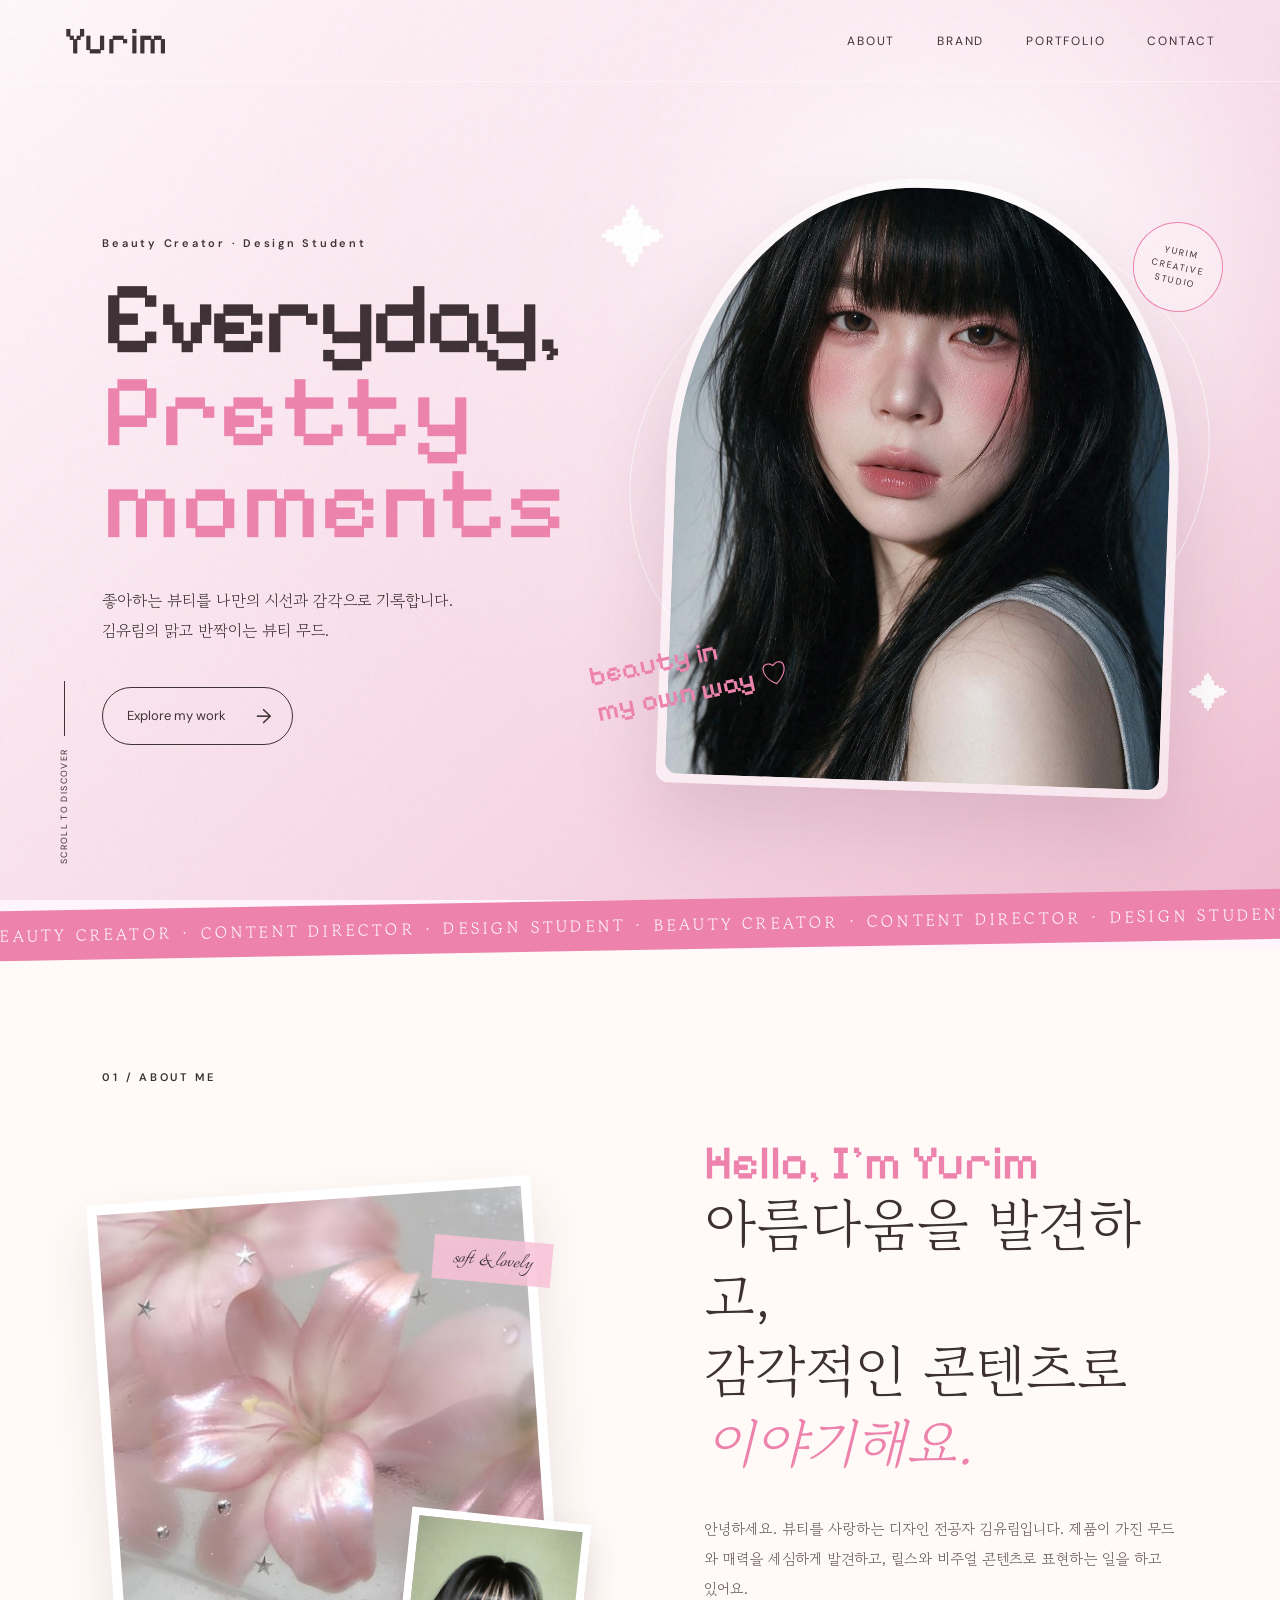
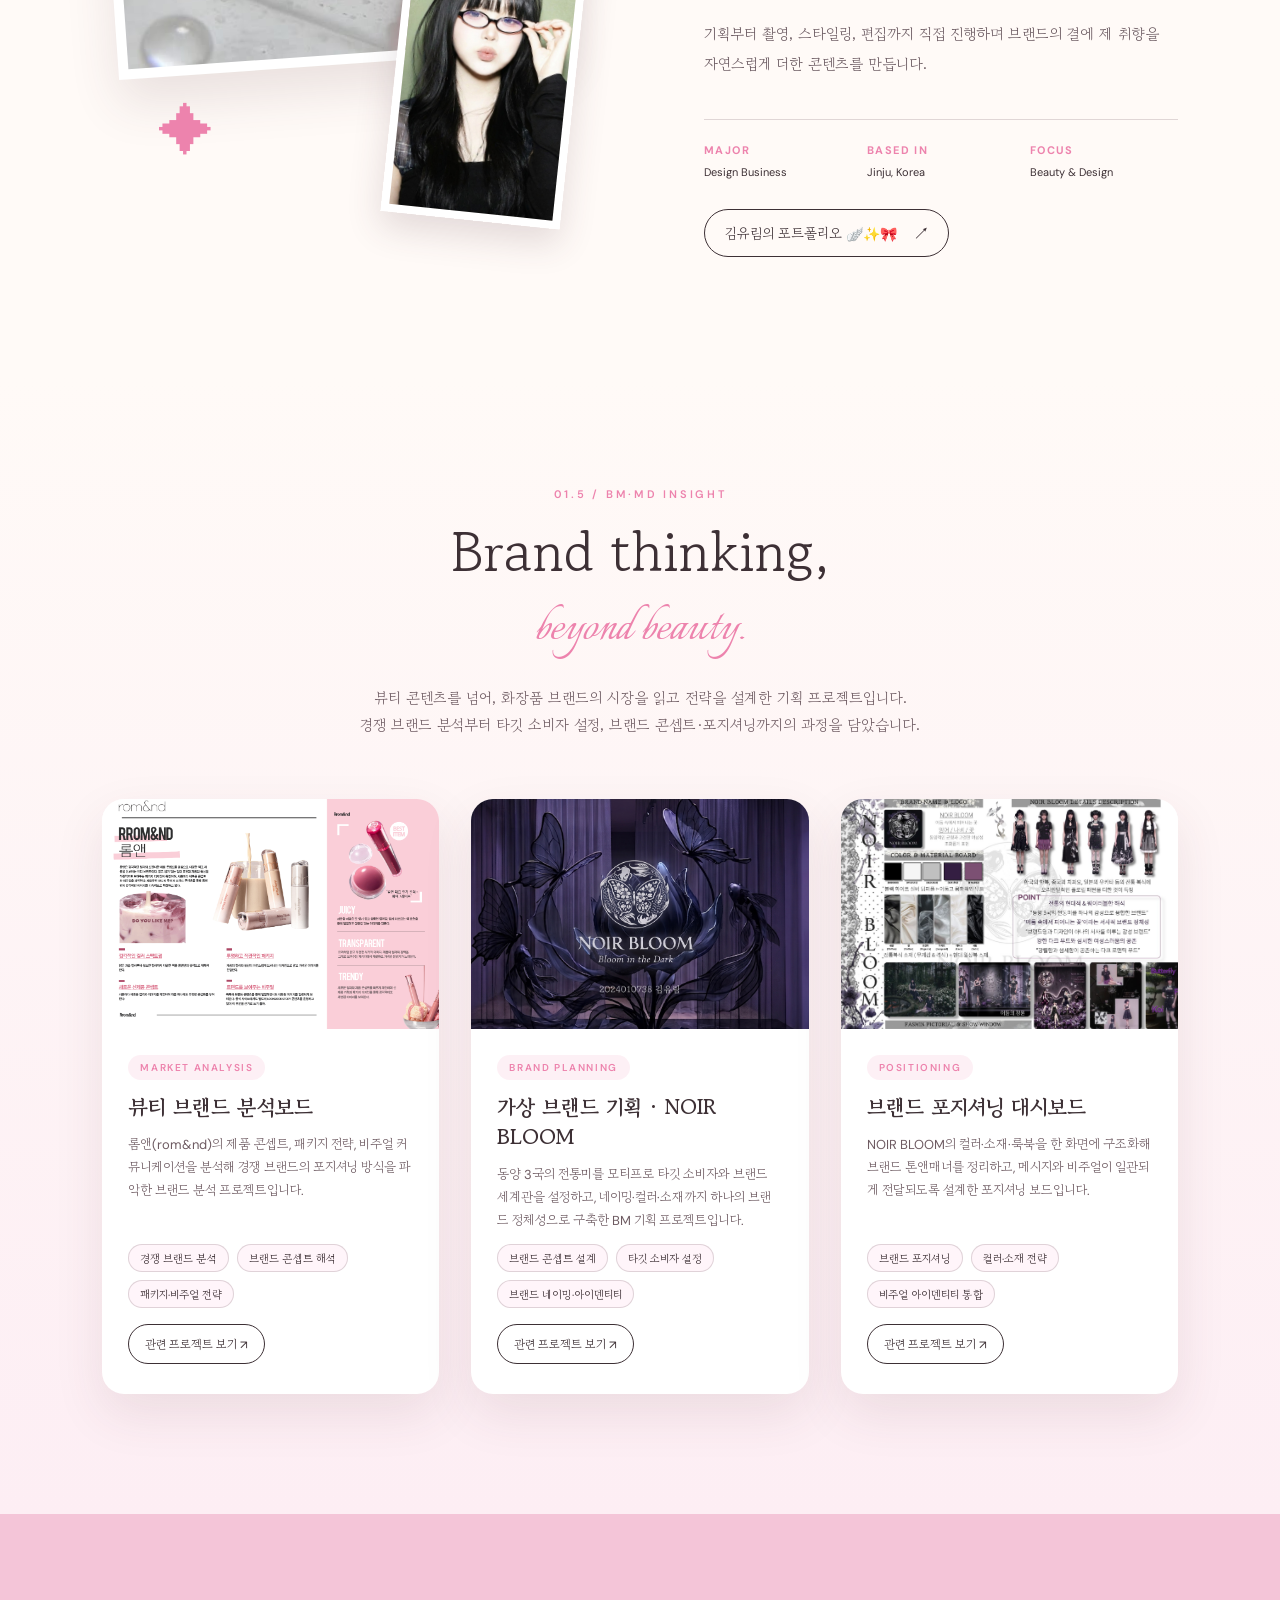
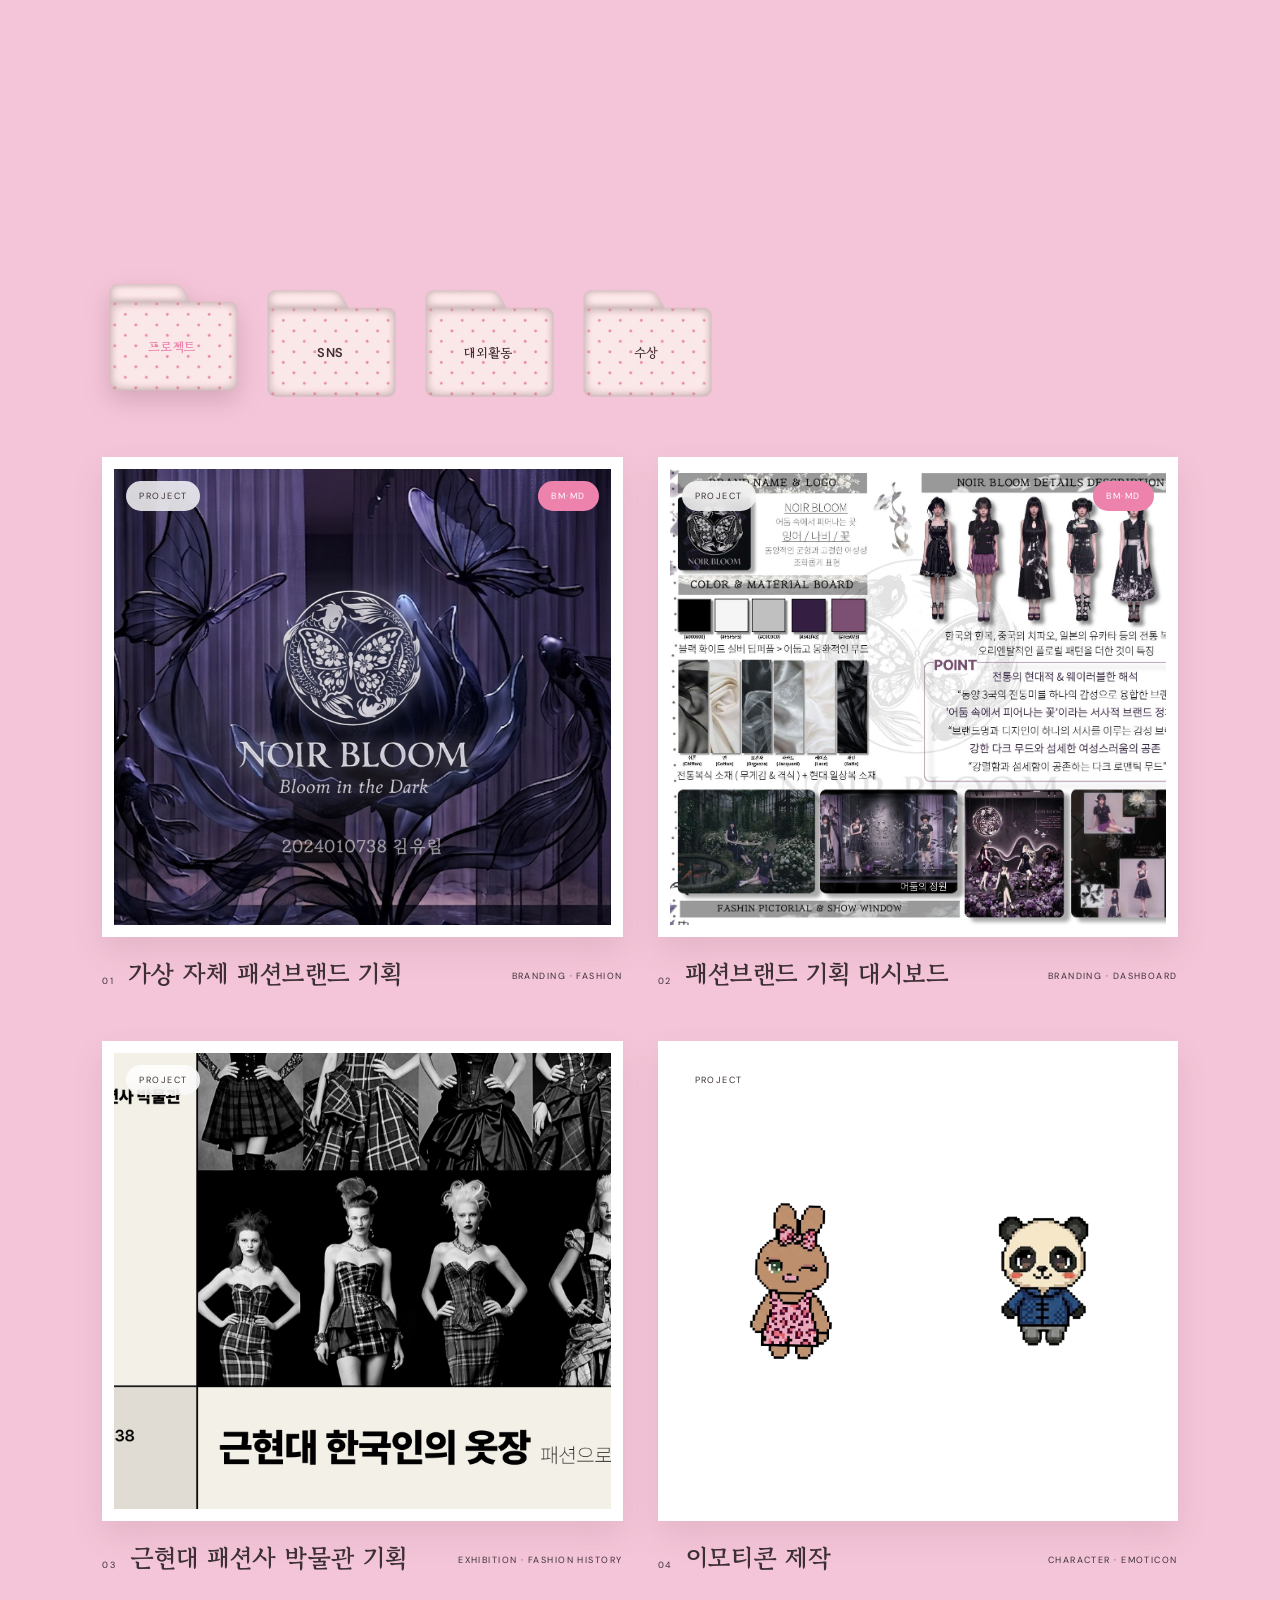
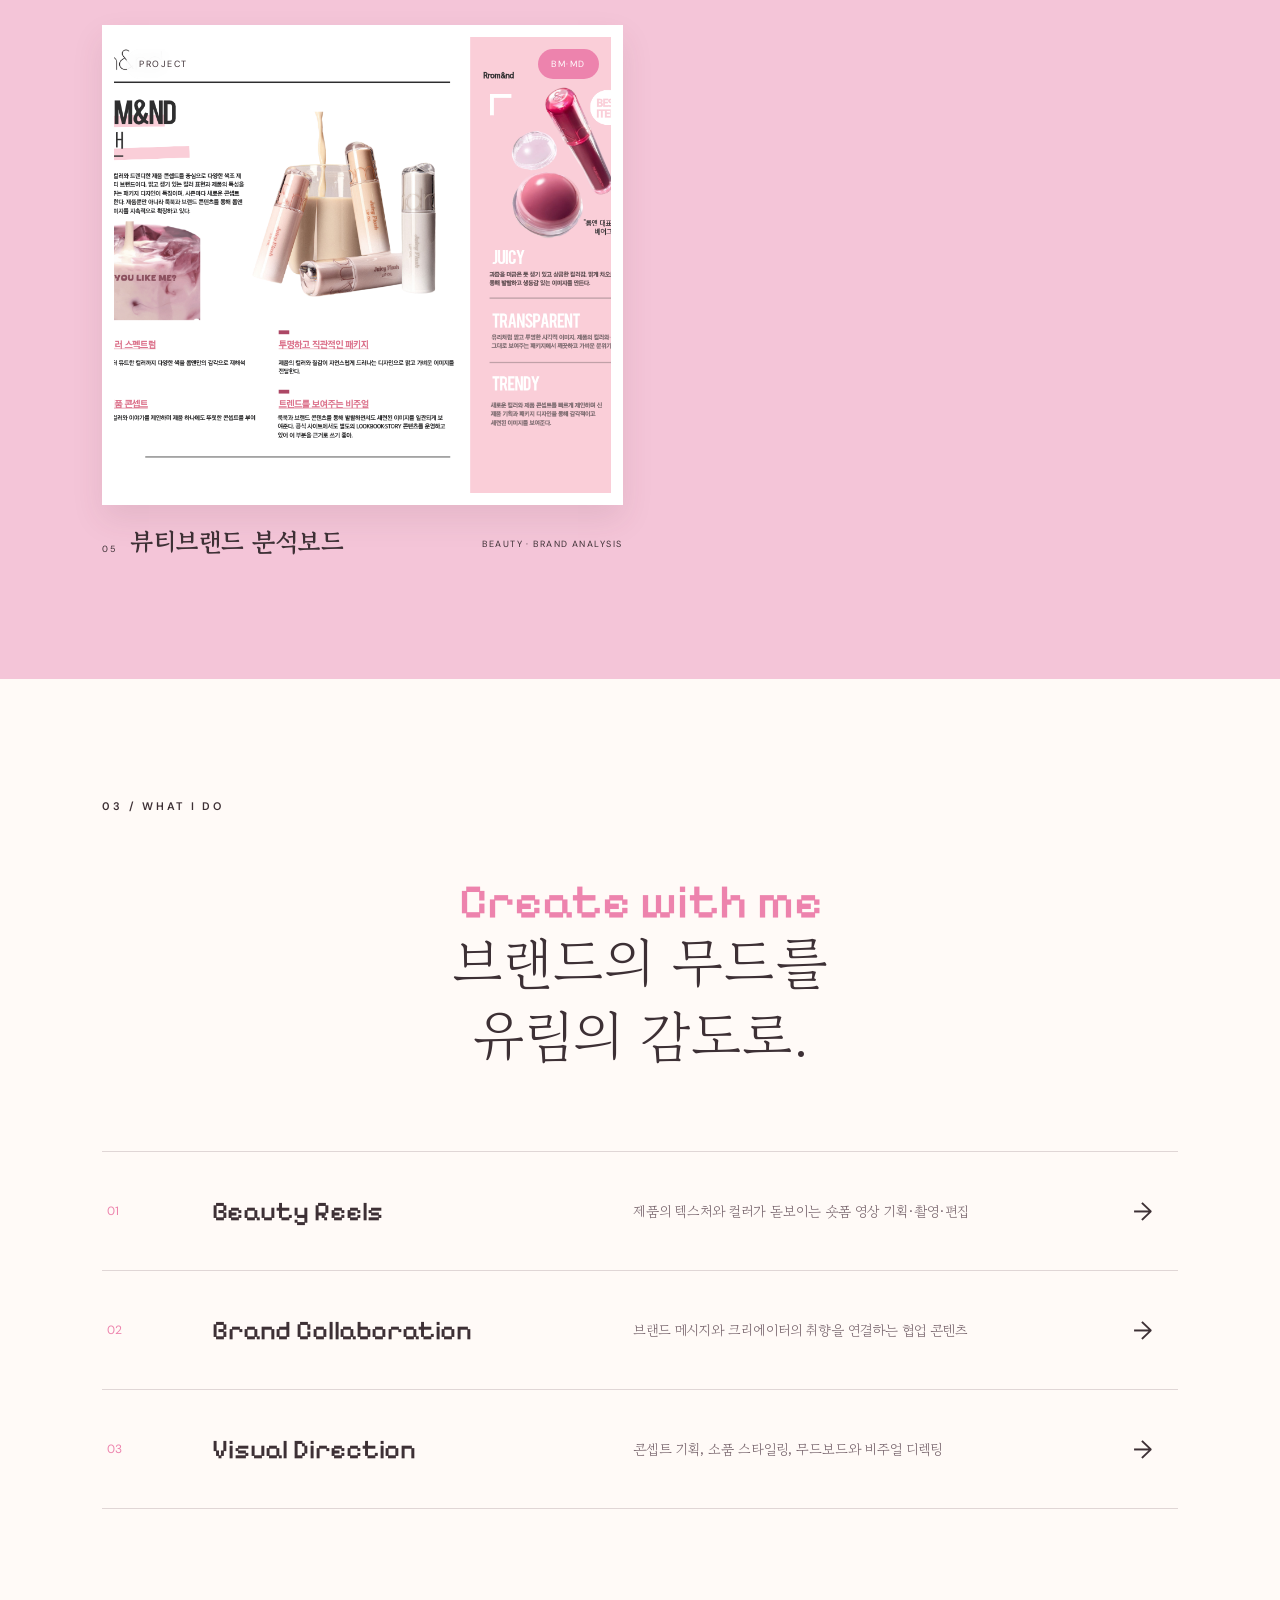
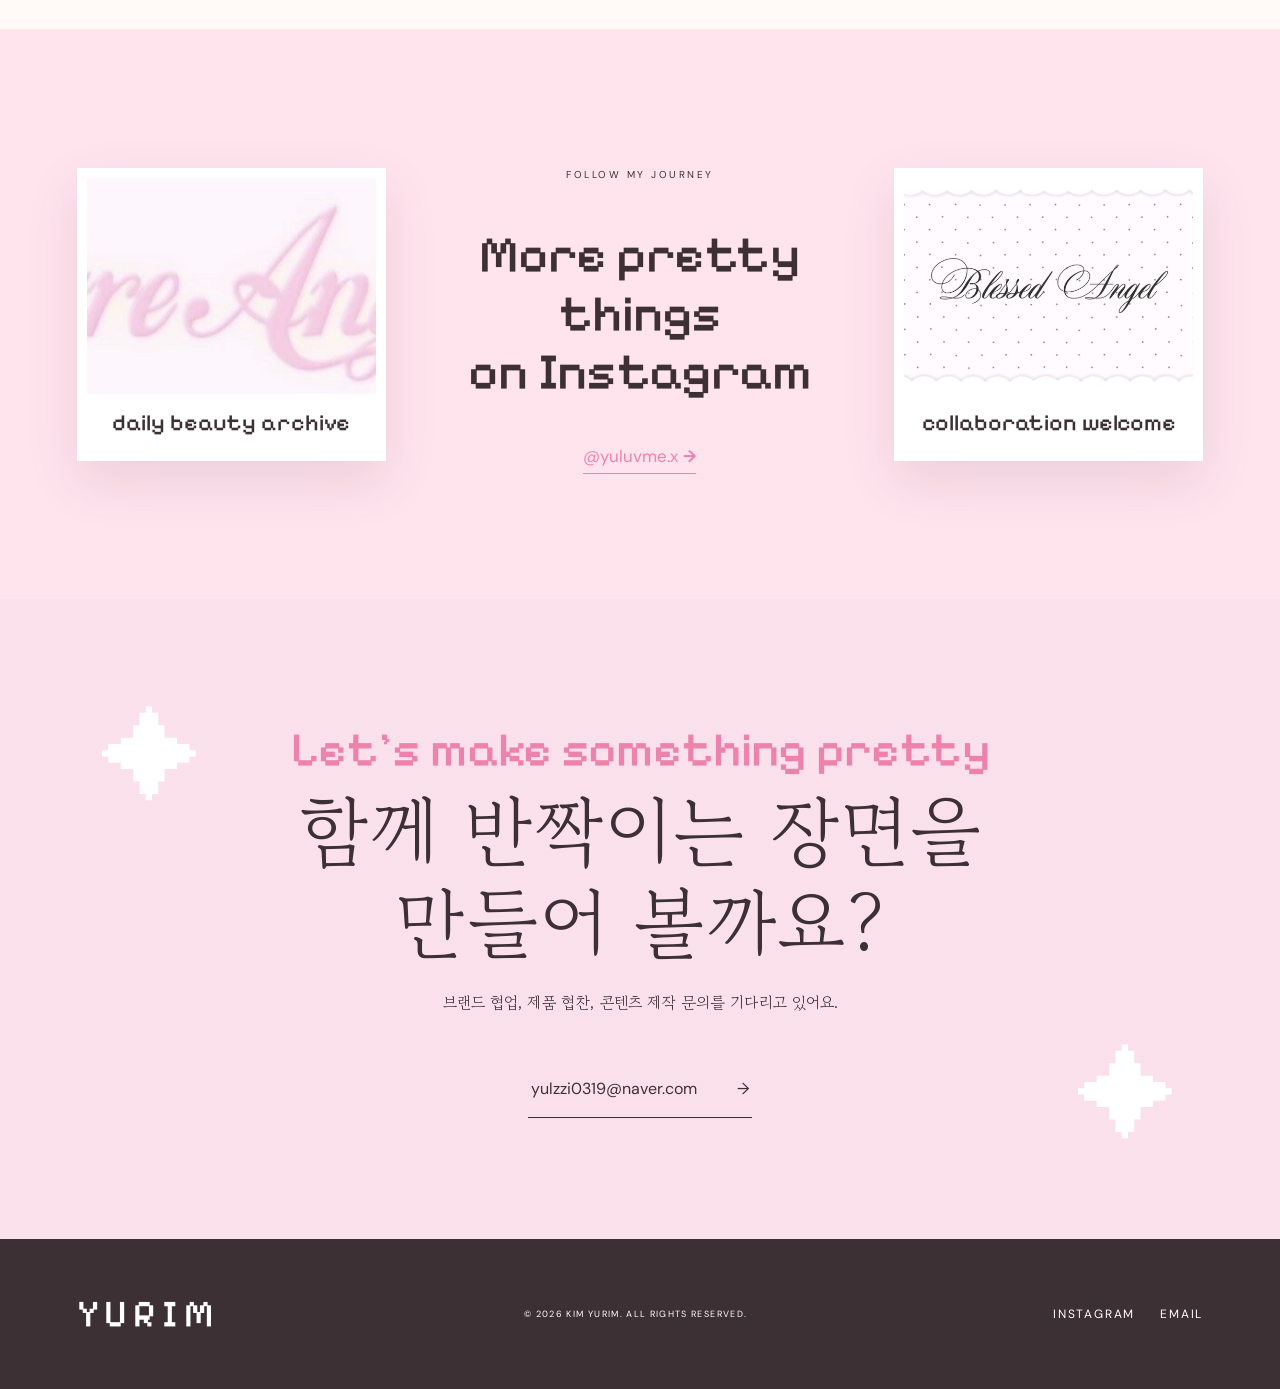
<file: index.html>
<!doctype html>
<html lang="ko">
<head>
  <meta charset="UTF-8">
  <meta name="viewport" content="width=device-width, initial-scale=1.0">
  <meta name="description" content="뷰티 크리에이터이자 디자인 전공자 김유림의 포트폴리오">
  <title>Kim Yurim — Beauty Creator</title>
  <link rel="preconnect" href="https://fonts.googleapis.com">
  <link rel="preconnect" href="https://fonts.gstatic.com" crossorigin>
  <link href="https://fonts.googleapis.com/css2?family=DM+Sans:wght@400;500;600&family=Gowun+Batang:wght@400;700&family=Italianno&family=Pixelify+Sans:wght@400;500;600&display=swap" rel="stylesheet">
  <link rel="stylesheet" href="style.css">
</head>
<body>
  <div class="noise" aria-hidden="true"></div>
  <header class="header">
    <a class="brand" href="#home" aria-label="첫 화면으로">Yurim</a>
    <button class="menu-button" type="button" aria-label="메뉴 열기" aria-expanded="false" aria-controls="main-nav"><span></span><span></span></button>
    <nav class="nav" id="main-nav" aria-label="주 메뉴">
      <a href="#about">About</a><a href="#bmmd">Brand</a><a href="#portfolio">Portfolio</a><a href="#contact">Contact</a>
    </nav>
  </header>

  <main>
    <section class="hero" id="home">
      <div class="sparkle s1" aria-hidden="true">✦</div><div class="sparkle s2" aria-hidden="true">✦</div>
      <div class="hero-copy reveal">
        <p class="eyebrow">Beauty Creator · Design Student</p>
        <h1>Everyday,<br><em>Pretty moments</em></h1>
        <p class="intro">좋아하는 뷰티를 나만의 시선과 감각으로 기록합니다.<br>김유림의 맑고 반짝이는 뷰티 무드.</p>
        <a class="pill" href="#portfolio">Explore my work <span aria-hidden="true">→</span></a>
      </div>
      <div class="hero-visual reveal">
        <div class="halo"></div>
        <div class="hero-frame"><img src="assets/profile-main.png" alt="김유림 프로필 사진"></div>
        <span class="hand-note">beauty in<br>my own way ♡</span>
        <span class="stamp">YURIM<br>CREATIVE<br>STUDIO</span>
      </div>
      <div class="scroll-cue"><span>scroll to discover</span><i></i></div>
    </section>

    <section class="ticker" aria-label="전문 분야"><div>BEAUTY CREATOR · CONTENT DIRECTOR · DESIGN STUDENT · BEAUTY CREATOR · CONTENT DIRECTOR · DESIGN STUDENT ·</div></section>

    <section class="about" id="about">
      <div class="section-tag reveal">01 / ABOUT ME</div>
      <div class="about-grid">
        <div class="about-art reveal">
          <div class="flower-card"><img src="assets/flower.jpg" alt="물속에 반짝이는 핑크 꽃"></div>
          <div class="mini-photo"><img src="assets/profile-glasses.png" alt="안경을 쓴 김유림 프로필 사진"></div>
          <p class="tape">soft &amp; lovely</p><span class="star" aria-hidden="true">✦</span>
        </div>
        <div class="about-copy reveal">
          <p class="script-title">Hello, I’m Yurim</p>
          <h2>아름다움을 발견하고,<br>감각적인 콘텐츠로<br><span>이야기해요.</span></h2>
          <div class="body-copy">
            <p>안녕하세요. 뷰티를 사랑하는 디자인 전공자 김유림입니다. 제품이 가진 무드와 매력을 세심하게 발견하고, 릴스와 비주얼 콘텐츠로 표현하는 일을 하고 있어요.</p>
            <p>기획부터 촬영, 스타일링, 편집까지 직접 진행하며 브랜드의 결에 제 취향을 자연스럽게 더한 콘텐츠를 만듭니다.</p>
          </div>
          <div class="facts"><span><b>Major</b>Design Business</span><span><b>Based in</b>Jinju, Korea</span><span><b>Focus</b>Beauty &amp; Design</span></div>
          <a class="about-portfolio-link" href="https://app.notion.com/p/3910f32d29c680c88e9dee9b5967221f" target="_blank" rel="noreferrer">김유림의 포트폴리오 🪽✨🎀 <span aria-hidden="true">↗</span></a>
        </div>
      </div>
    </section>

    <section class="bmmd" id="bmmd">
      <div class="bmmd-head reveal">
        <div class="section-tag">01.5 / BM·MD INSIGHT</div>
        <h2>Brand thinking,<br><em>beyond beauty.</em></h2>
        <p>뷰티 콘텐츠를 넘어, 화장품 브랜드의 시장을 읽고 전략을 설계한 기획 프로젝트입니다.<br>경쟁 브랜드 분석부터 타깃 소비자 설정, 브랜드 콘셉트·포지셔닝까지의 과정을 담았습니다.</p>
      </div>
      <div class="bmmd-grid">
        <article class="bmmd-card reveal" data-target="work-brand-analysis">
          <div class="bmmd-image"><img src="assets/beauty-brand-analysis.png" alt="롬앤 뷰티브랜드 분석보드"></div>
          <div class="bmmd-body">
            <span class="bmmd-tag">MARKET ANALYSIS</span>
            <h3>뷰티 브랜드 분석보드</h3>
            <p>롬앤(rom&amp;nd)의 제품 콘셉트, 패키지 전략, 비주얼 커뮤니케이션을 분석해 경쟁 브랜드의 포지셔닝 방식을 파악한 브랜드 분석 프로젝트입니다.</p>
            <ul class="bmmd-points">
              <li>경쟁 브랜드 분석</li>
              <li>브랜드 콘셉트 해석</li>
              <li>패키지·비주얼 전략</li>
            </ul>
            <button type="button" class="bmmd-link">관련 프로젝트 보기 <span aria-hidden="true">↗</span></button>
          </div>
        </article>
        <article class="bmmd-card reveal" data-target="work-noir-bloom">
          <div class="bmmd-image"><img src="assets/virtual-fashion-brand-planning-cover.jpg" alt="NOIR BLOOM 가상 자체 패션브랜드 기획서 표지"></div>
          <div class="bmmd-body">
            <span class="bmmd-tag">BRAND PLANNING</span>
            <h3>가상 브랜드 기획 · NOIR BLOOM</h3>
            <p>동양 3국의 전통미를 모티프로 타깃 소비자와 브랜드 세계관을 설정하고, 네이밍·컬러·소재까지 하나의 브랜드 정체성으로 구축한 BM 기획 프로젝트입니다.</p>
            <ul class="bmmd-points">
              <li>브랜드 콘셉트 설계</li>
              <li>타깃 소비자 설정</li>
              <li>브랜드 네이밍·아이덴티티</li>
            </ul>
            <button type="button" class="bmmd-link">관련 프로젝트 보기 <span aria-hidden="true">↗</span></button>
          </div>
        </article>
        <article class="bmmd-card reveal" data-target="work-brand-dashboard">
          <div class="bmmd-image"><img src="assets/fashion-brand-dashboard.jpg" alt="NOIR BLOOM 패션브랜드 기획 대시보드"></div>
          <div class="bmmd-body">
            <span class="bmmd-tag">POSITIONING</span>
            <h3>브랜드 포지셔닝 대시보드</h3>
            <p>NOIR BLOOM의 컬러·소재·룩북을 한 화면에 구조화해 브랜드 톤앤매너를 정리하고, 메시지와 비주얼이 일관되게 전달되도록 설계한 포지셔닝 보드입니다.</p>
            <ul class="bmmd-points">
              <li>브랜드 포지셔닝</li>
              <li>컬러·소재 전략</li>
              <li>비주얼 아이덴티티 통합</li>
            </ul>
            <button type="button" class="bmmd-link">관련 프로젝트 보기 <span aria-hidden="true">↗</span></button>
          </div>
        </article>
      </div>
    </section>

    <section class="portfolio" id="portfolio">
      <div class="portfolio-head reveal">
        <div><div class="section-tag">02 / SELECTED WORK</div><h2>Beauty, framed<br><em>my way.</em></h2></div>
        <p>프로젝트부터 영상과 SNS 콘텐츠,<br>포스터와 제작물까지 한곳에 담았습니다.</p>
      </div>
      <div class="portfolio-filters reveal" role="group" aria-label="포트폴리오 분류">
        <button class="filter-button active" type="button" data-filter="project" aria-pressed="true">프로젝트</button>
        <button class="filter-button" type="button" data-filter="sns" aria-pressed="false">SNS</button>
        <button class="filter-button" type="button" data-filter="poster" aria-pressed="false">대외활동</button>
        <button class="filter-button" type="button" data-filter="activity" aria-pressed="false">수상</button>
      </div>
      <div class="work-grid" aria-live="polite">
        <article class="work-card reveal" id="work-noir-bloom" data-category="project" data-description="어둠 속에서 피어나는 꽃을 콘셉트로 한 가상 자체 패션 브랜드 NOIR BLOOM 기획 프로젝트입니다." data-role="브랜드 기획(BM) · 비주얼 디자인" data-purpose="타깃 소비자가 공감할 브랜드 세계관을 설정하고, 콘셉트부터 네이밍·아이덴티티까지 일관된 포지셔닝으로 시각화하고자 했습니다." data-process="동양 3국 전통미를 리서치해 브랜드 콘셉트와 타깃을 정의하고, 네이밍·로고·컬러·소재 등 브랜드 전략 요소를 24페이지 기획서로 구성했습니다." data-result="가상 자체 패션 브랜드 NOIR BLOOM 기획서 제작" data-pdf="assets/virtual-fashion-brand-planning.pdf" data-cover="assets/virtual-fashion-brand-planning-cover.jpg"><div class="image-wrap"><img src="assets/virtual-fashion-brand-planning-cover.jpg" alt="NOIR BLOOM 가상 자체 패션브랜드 기획서 표지"><span class="work-type">PROJECT</span><span class="work-type bmmd-badge">BM·MD</span></div><div class="work-meta"><div><span>01</span><h3>가상 자체 패션브랜드 기획</h3></div><p>BRANDING · FASHION</p></div></article>
        <article class="work-card reveal" id="work-brand-dashboard" data-category="project" data-description="NOIR BLOOM의 브랜드 콘셉트, 로고, 색상과 소재, 패션 비주얼을 한 화면에 정리한 기획 대시보드입니다." data-role="브랜드 포지셔닝 · 비주얼 디자인" data-purpose="컬러·소재·룩북 등 브랜드 구성 요소를 한눈에 구조화해 브랜드 톤앤매너와 포지셔닝을 명확히 전달하고자 했습니다." data-result="패션브랜드 NOIR BLOOM 기획 대시보드 제작"><div class="image-wrap"><img src="assets/fashion-brand-dashboard.jpg" alt="NOIR BLOOM 패션브랜드 기획 대시보드"><span class="work-type">PROJECT</span><span class="work-type bmmd-badge">BM·MD</span></div><div class="work-meta"><div><span>02</span><h3>패션브랜드 기획 대시보드</h3></div><p>BRANDING · DASHBOARD</p></div></article>
        <article class="work-card reveal" data-category="project" data-description="한국 근현대 패션의 100년 역사를 전시 콘텐츠로 구성한 박물관 기획 프로젝트입니다." data-role="박물관 기획 · 콘텐츠 구성" data-purpose="한국 근현대 패션사의 흐름과 시대별 특징을 관람객이 이해하기 쉽게 전달하고자 했습니다." data-process="시대별 패션 자료와 전시 흐름을 정리하고 박물관의 콘텐츠 구성과 시각 방향을 기획했습니다." data-result="한국 근현대 패션사 박물관 기획서 제작" data-pdf="assets/modern-korean-fashion-museum.pdf" data-cover="assets/modern-korean-fashion-museum-cover.jpg"><div class="image-wrap"><img src="assets/modern-korean-fashion-museum-cover.jpg" alt="한국 근현대 패션사 박물관 기획서 표지"><span class="work-type">PROJECT</span></div><div class="work-meta"><div><span>03</span><h3>근현대 패션사 박물관 기획</h3></div><p>EXHIBITION · FASHION HISTORY</p></div></article>
        <article class="work-card multi-image emoticon-card reveal" data-category="project" data-description="여행의 개성을 캐릭터에 담아 제작한 네이버 OGQ 이모티콘 프로젝트입니다." data-role="캐릭터 디자인 · 이모티콘 제작" data-purpose="일본과 중국 여행의 특징을 친근한 동물 캐릭터로 표현하고, 일상 대화에서 재미있게 사용할 수 있는 이모티콘을 제작했습니다." data-result="갸루토끼 우사루짱의 일본여행 · 판다 팡팡이의 중국여행 출시" data-links="갸루토끼 우사루짱의 일본여행|https://naver.me/FjmHIPKU;;판다 팡팡이의 중국여행|https://naver.me/5K6CP2gi"><div class="image-wrap"><img src="assets/emoticon-usaru.png" alt="갸루토끼 우사루짱 대표 이미지"><img src="assets/emoticon-pangpang.png" alt="판다 팡팡이 대표 이미지"><span class="work-type">PROJECT</span></div><div class="work-meta"><div><span>04</span><h3>이모티콘 제작</h3></div><p>CHARACTER · EMOTICON</p></div></article>
        <article class="work-card reveal" id="work-brand-analysis" data-category="project" data-description="뷰티 브랜드 롬앤(rom&amp;nd)의 제품 콘셉트와 패키지 디자인, 비주얼 커뮤니케이션을 분석한 경쟁 브랜드 분석 프로젝트입니다." data-role="브랜드 분석 · 시장 리서치" data-purpose="경쟁 브랜드가 어떤 컬러·콘셉트·패키지 전략으로 타깃 소비자에게 소구하는지 구조적으로 분석하고자 했습니다." data-process="브랜드 스토리, 신제품 콘셉트, 패키지 디자인, 공식 채널 운영 방식을 항목별로 정리해 브랜드 분석보드로 시각화했습니다." data-result="롬앤 뷰티브랜드 분석보드 제작"><div class="image-wrap"><img src="assets/beauty-brand-analysis.png" alt="롬앤 뷰티브랜드 분석보드"><span class="work-type">PROJECT</span><span class="work-type bmmd-badge">BM·MD</span></div><div class="work-meta"><div><span>05</span><h3>뷰티브랜드 분석보드</h3></div><p>BEAUTY · BRAND ANALYSIS</p></div></article>
        <article class="work-card sns-card reveal" data-category="sns" data-link="https://www.instagram.com/reel/DddzKNyARo2/?stkn=aXluYzd0enB4c3J3" hidden><div class="image-wrap"><img src="assets/sns-banana-treatment.jpeg" alt="프루티드 바나나 헤어 트리트먼트 숏폼 썸네일"><span class="play" aria-hidden="true">↗</span></div><div class="work-meta"><div><span>04</span><h3>바나나 헤어 트리트먼트</h3></div><p>SNS · REELS</p></div></article>
        <article class="work-card sns-card reveal" data-category="sns" data-link="https://www.instagram.com/reel/DdgkE4wgmgV/?stkn=NGltNTlkd3N5aTl5" hidden><div class="image-wrap"><img src="assets/sns-lip-combination.jpeg" alt="데일리 립 조합 숏폼 썸네일"><span class="play" aria-hidden="true">↗</span></div><div class="work-meta"><div><span>05</span><h3>데일리 립 조합</h3></div><p>SNS · REELS</p></div></article>
        <article class="work-card sns-card reveal" data-category="sns" data-link="https://www.instagram.com/yubokrim/reel/DdA_mqagu1J/" hidden><div class="image-wrap"><img src="assets/sns-lensme-review.jpeg" alt="렌즈미 글램엣지 렌즈 숏폼 썸네일"><span class="play" aria-hidden="true">↗</span></div><div class="work-meta"><div><span>06</span><h3>렌즈미 글램엣지 리뷰</h3></div><p>SNS · REELS</p></div></article>
        <article class="work-card sns-card reveal" data-category="sns" data-link="https://www.instagram.com/reel/DddzKNyARo2/?stkn=aXluYzd0enB4c3J3" hidden><div class="image-wrap"><img src="assets/sns-vt-pdrn.jpeg" alt="VT PDRN 에어 클라우드 선스크린 숏폼 썸네일"><span class="play" aria-hidden="true">↗</span></div><div class="work-meta"><div><span>07</span><h3>VT PDRN 선스크린</h3></div><p>SNS · REELS</p></div></article>
        <article class="work-card external-activity-card reveal" data-category="poster" data-description="뷰티 리뷰 플랫폼 언니의파우치 서포터즈 14기로 활동하며 뷰티 콘텐츠를 제작합니다." data-role="서포터즈 · 뷰티 콘텐츠 제작" data-purpose="제품 경험을 김유림의 감도로 기록하고 유용한 뷰티 정보를 전달하고자 합니다." data-result="언니의파우치 서포터즈 14기 활동" hidden><div class="image-wrap"><img src="assets/unpa-logo.png" alt="언니의파우치 로고"><span class="work-type">ACTIVITY</span></div><div class="work-meta"><div><span>08</span><h3>언니의파우치 서포터즈 14기</h3></div><p>2026년 10월 13일 ~ 2026년 12월 31일</p></div></article>
        <article class="work-card reveal" data-category="activity" data-description="전공 졸업생이 회사에서 위기 상황을 마주하고, 재학 시절 배운 수업과 역량을 활용해 문제를 이끌고 해결해 나가는 과정을 담은 전공소개 UCC입니다." data-role="팀장 · 모델 프롬프트 제작 및 추출 · 총괄 관리/진행" data-purpose="전공에서 배우는 수업과 역량이 실제 업무 현장에서 어떻게 활용되는지를 이야기로 보여주어 학과와 전공의 강점을 소개하고자 했습니다." data-process="졸업생이 회사의 위기 상황을 전공 역량으로 해결하는 서사를 구성하고, AI 모델 제작을 위한 프롬프트 설계와 결과물 추출을 담당했습니다. 팀장으로서 프로젝트 전반의 일정과 제작 과정도 관리하고 진행했습니다." data-result="2026년도 ALL about GNU 전공소개 UCC 기획공모전 대상 수상" data-gallery="assets/all-about-gnu-scene-01.png|assets/all-about-gnu-scene-02.png" hidden><div class="image-wrap"><img src="assets/award-all-about-gnu-2026.jpg" alt="2026년도 ALL about GNU 전공소개 UCC 기획공모전 대상 상장"><span class="work-type">AWARD</span></div><div class="work-meta"><div><span>12</span><h3>2026 ALL about GNU 전공소개 UCC</h3></div><p>대상 · AWARD</p></div></article>
        <article class="work-card reveal" data-category="activity" data-link="https://yulimgim3-del.github.io/Smart-Campus-Planner/" data-description="Claude와 함께 제작한 Kitty Campus Planner로 최우수상을 수상한 앱 제작 실습 프로젝트입니다." hidden><div class="image-wrap"><img src="assets/award-smart-campus-planner.png" alt="Kitty Campus Planner 앱 화면"><span class="work-type">AWARD</span></div><div class="work-meta"><div><span>11</span><h3>Claude 기반 바이브 코딩 입문: AI와 함께하는 앱 제작 실습</h3></div><p>최우수상 · AWARD</p></div></article>
        <article class="work-card reveal" data-category="activity" data-description="지역 간 진로체험 기회 격차를 줄이기 위해 기획한 중학생 진로 탐색 플랫폼 DREAM SEED입니다." data-role="팀장 · UX/UI 디자인" data-purpose="수도권 인프라에 집중된 진로체험 기회로 발생하는 지역 간 격차를 줄이고, 중학생에게 다양한 직업 정보를 제공하는 것을 목표로 했습니다." data-process="팀을 이끌며 서비스 콘셉트와 정보 구조를 정리하고, 중학생이 쉽고 즐겁게 진로를 탐색할 수 있도록 주요 화면과 사용자 경험을 디자인했습니다." data-result="중학생 진로 탐색 플랫폼 DREAM SEED를 제작했으며, 글로컬 디자인씽킹 문제해결 Lab에서 최우수상을 수상했습니다." data-pdf="assets/dream-seed.pdf" data-gallery="assets/dream-seed-5013.jpeg|assets/dream-seed-5012.jpeg|assets/dream-seed-5011.jpeg|assets/dream-seed-5010.jpeg|assets/dream-seed-5009.jpeg|assets/dream-seed-5008.jpeg|assets/dream-seed-5007.jpeg|assets/dream-seed-5006.jpeg" hidden><div class="image-wrap"><img src="assets/award-design-thinking-lab.jpg" alt="글로컬 디자인씽킹 문제해결 Lab 최우수상 수상 기록"><span class="work-type">AWARD</span></div><div class="work-meta"><div><span>10</span><h3>글로컬 디자인씽킹 문제해결 Lab</h3></div><p>최우수상 · AWARD</p></div></article>
        <article class="work-card multi-image reveal" data-category="activity" data-description="학교 마스코트를 활용해 마약 예방 메시지를 전달한 UCC로, 2024년도 학생 주도 UCC 기획공모전에서 장려상을 수상했습니다." data-role="팀장 · 영상 편집 · 이미지 제작" data-purpose="친숙한 학교 마스코트를 활용해 마약 예방 메시지를 쉽고 기억에 남게 전달하고자 했습니다." data-process="기존 광고송을 오마주해 마약 예방 캠페인송을 기획하고, 이미지 제작과 영상 편집을 담당했으며 팀장으로서 전반적인 제작을 이끌었습니다." data-result="2024년도 학생 주도 UCC 기획공모전 장려상 수상" data-gallery="assets/award-ucc-2024-certificate.jpeg|assets/award-ucc-2024-ceremony.jpeg|assets/ucc-2024-mascot-01.jpeg|assets/ucc-2024-mascot-02.jpeg" hidden><div class="image-wrap"><img src="assets/award-ucc-2024-certificate.jpeg" alt="2024년도 학생 주도 UCC 기획공모전 장려상 상장"><img src="assets/award-ucc-2024-ceremony.jpeg" alt="2024년도 학생 주도 UCC 기획공모전 장려상 수상 사진"><span class="work-type">AWARD</span></div><div class="work-meta"><div><span>09</span><h3>2024 학생 주도 UCC 기획공모전</h3></div><p>장려상 · AWARD</p></div></article>
        <p class="work-empty" hidden>수상 내역을 준비 중입니다.</p>
      </div>
    </section>

    <section class="services">
      <div class="section-tag reveal">03 / WHAT I DO</div>
      <div class="service-intro reveal"><p class="script-title">Create with me</p><h2>브랜드의 무드를<br>유림의 감도로.</h2></div>
      <div class="service-list">
        <div class="service reveal"><span>01</span><h3>Beauty Reels</h3><p>제품의 텍스처와 컬러가 돋보이는 숏폼 영상 기획·촬영·편집</p><i aria-hidden="true">→</i></div>
        <div class="service reveal"><span>02</span><h3>Brand Collaboration</h3><p>브랜드 메시지와 크리에이터의 취향을 연결하는 협업 콘텐츠</p><i aria-hidden="true">→</i></div>
        <div class="service reveal"><span>03</span><h3>Visual Direction</h3><p>콘셉트 기획, 소품 스타일링, 무드보드와 비주얼 디렉팅</p><i aria-hidden="true">→</i></div>
      </div>
    </section>

    <section class="instagram">
      <div class="insta-card reveal"><img src="assets/pure-angel.jpg" alt="Pure Angel 네일 팁"><p>daily beauty archive</p></div>
      <div class="insta-copy reveal"><span>FOLLOW MY JOURNEY</span><h2>More pretty things<br>on Instagram</h2><a href="https://www.instagram.com/yuluvme.x?stkn=MWUwcHlyMjI2eXV4MQ%3D%3D&amp;utm_source=qr" target="_blank" rel="noreferrer">@yuluvme.x <b aria-hidden="true">→</b></a></div>
      <div class="insta-card dotted reveal"><img src="assets/blessed-angel.jpg" alt="Blessed Angel 네일 팁"><p>collaboration welcome</p></div>
    </section>

    <section class="contact" id="contact">
      <div class="contact-inner reveal">
        <p class="script-title">Let’s make something pretty</p>
        <h2>함께 반짝이는 장면을<br>만들어 볼까요?</h2>
        <p>브랜드 협업, 제품 협찬, 콘텐츠 제작 문의를 기다리고 있어요.</p>
        <a class="mail" href="mailto:yulzzi0319@naver.com">yulzzi0319@naver.com <span aria-hidden="true">→</span></a>
      </div>
      <span class="contact-star cs1" aria-hidden="true">✦</span><span class="contact-star cs2" aria-hidden="true">✦</span>
    </section>

    <dialog class="work-detail" aria-labelledby="detail-title">
      <button class="detail-back" type="button" aria-label="포트폴리오로 돌아가기">← Back</button>
      <div class="detail-layout">
        <div class="detail-image"></div>
        <div class="detail-copy">
          <p class="detail-type"></p>
          <h2 id="detail-title"></h2>
          <p class="detail-description">김유림의 시선으로 기획하고 제작한 포트폴리오 작업입니다.</p>
          <dl class="detail-facts" hidden>
            <div><dt>담당 역할</dt><dd data-detail="role"></dd></div>
            <div><dt>작업 목적</dt><dd data-detail="purpose"></dd></div>
            <div><dt>제작 과정</dt><dd data-detail="process"></dd></div>
            <div><dt>최종 결과</dt><dd data-detail="result"></dd></div>
          </dl>
          <div class="detail-links" hidden></div>
          <button class="detail-close" type="button">작업 목록으로 돌아가기 <span aria-hidden="true">→</span></button>
        </div>
      </div>
    </dialog>
  </main>
  <footer><a class="brand" href="#home">Yurim</a><p>© 2026 KIM YURIM. ALL RIGHTS RESERVED.</p><div><a href="https://www.instagram.com/yuluvme.x?stkn=MWUwcHlyMjI2eXV4MQ%3D%3D&amp;utm_source=qr" target="_blank" rel="noreferrer">Instagram</a><a href="mailto:yulzzi0319@naver.com">Email</a></div></footer>
  <script src="script.js"></script>
</body>
</html>
</file>
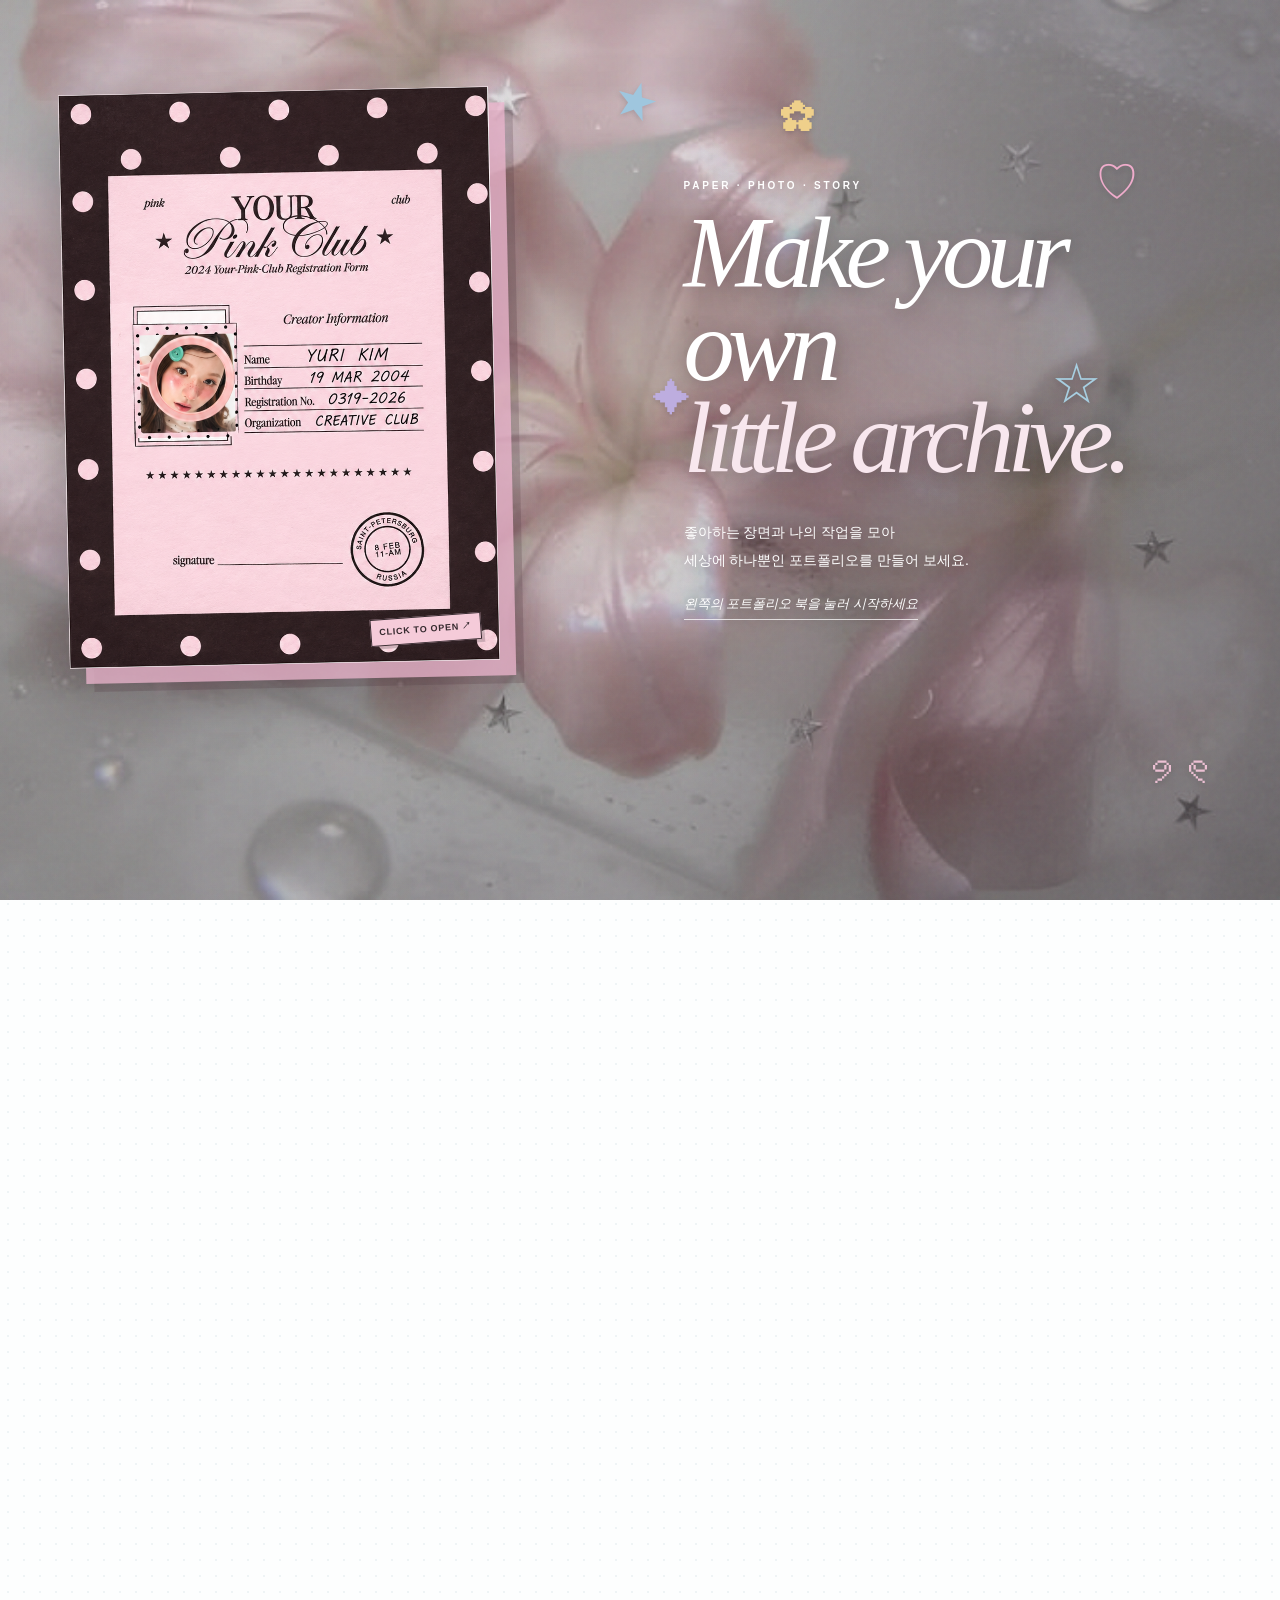
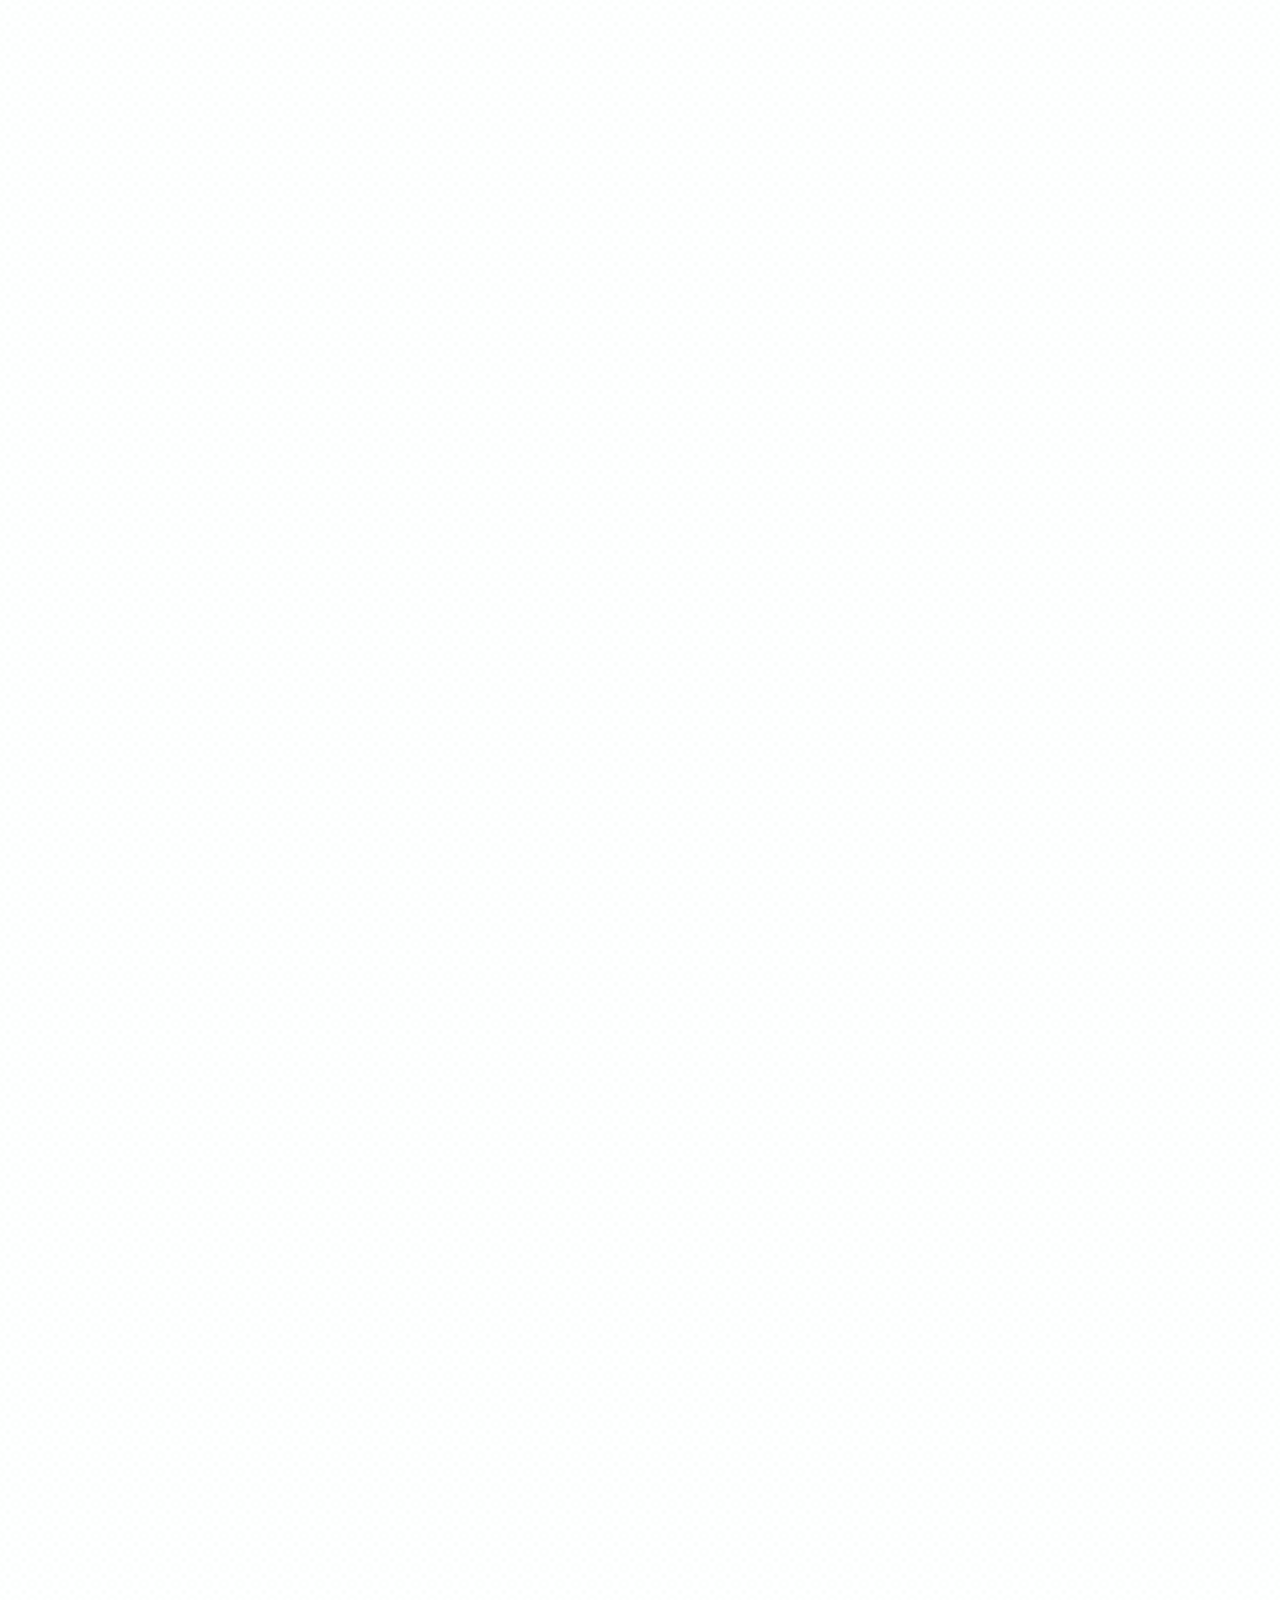
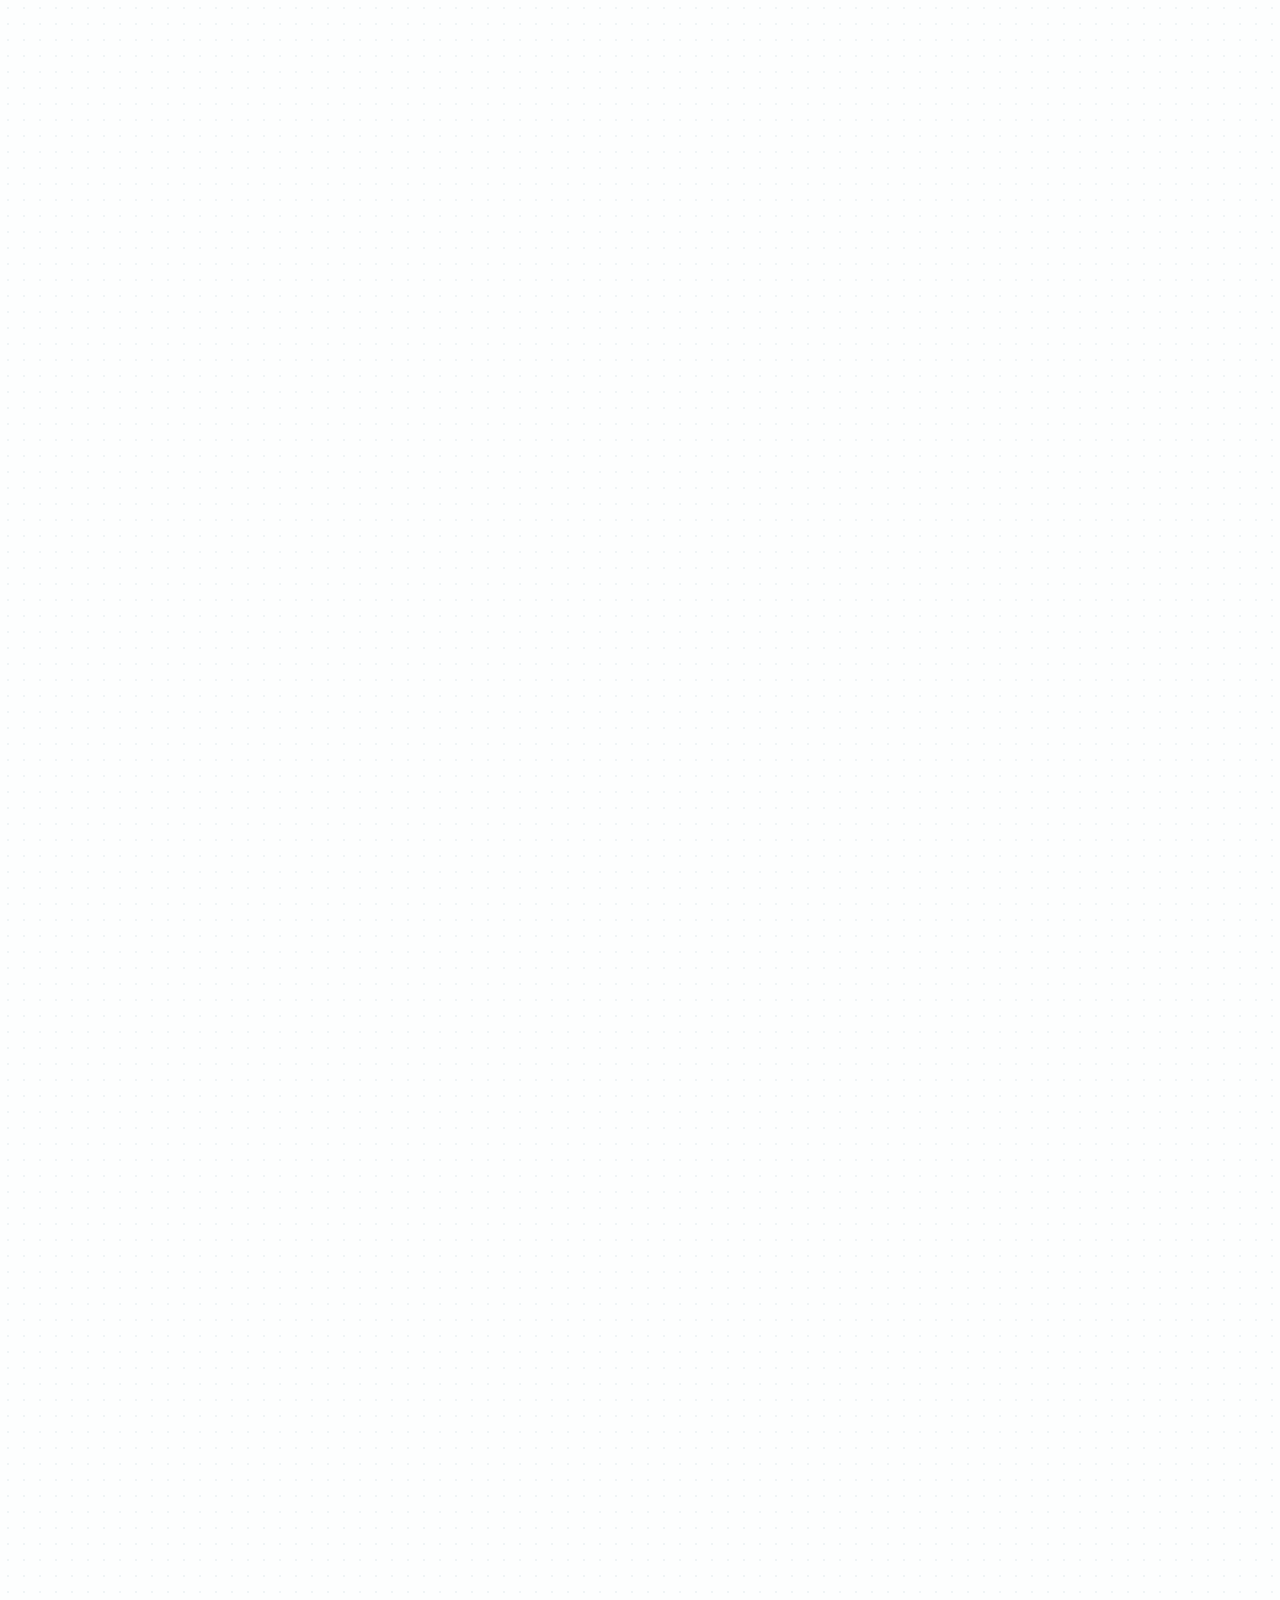
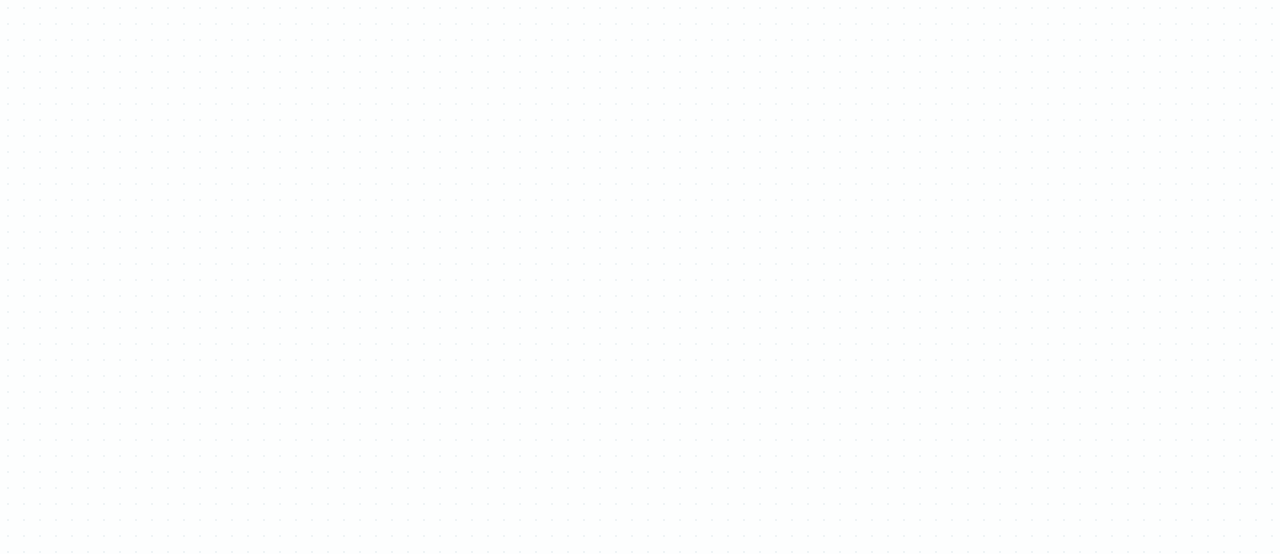
<file: portfolio-maker/index.html>
<!doctype html>
<html lang="ko">
<head>
  <meta charset="utf-8"><meta name="viewport" content="width=device-width,initial-scale=1">
  <meta name="description" content="내용을 입력하며 나만의 포트폴리오를 실시간으로 만드는 도구">
  <title>Portfolio Maker — 나만의 포트폴리오 만들기</title><link rel="stylesheet" href="style.css">
</head>
<body class="gate-open">
<section class="start-screen" id="start" aria-labelledby="start-title">
  <div class="start-grain" aria-hidden="true"></div>
  <button class="portfolio-book" id="start-maker" type="button" aria-describedby="start-hint">
    <img class="book-cover-art" src="assets/pink-club-cover-custom.png" alt="핑크 클럽 카드 스타일의 포트폴리오 시작 커버">
    <span class="book-open">CLICK TO OPEN ↗</span>
  </button>
  <div class="start-copy"><p class="start-kicker">PAPER · PHOTO · STORY</p><h1 id="start-title">Make your own<br><em>little archive.</em></h1><p>좋아하는 장면과 나의 작업을 모아<br>세상에 하나뿐인 포트폴리오를 만들어 보세요.</p><span id="start-hint">왼쪽의 포트폴리오 북을 눌러 시작하세요</span></div>
  <div class="floating-charms" aria-hidden="true"><i>★</i><i>✿</i><i>♡</i><i>✦</i><i>☆</i><i>୨୧</i></div>
</section>
<header class="topbar"><a class="logo" id="home-trigger" href="#start"><span aria-hidden="true">୨୧</span> Portfolio Maker</a><p><i>my tiny archive</i> · 정보를 입력하면 포트폴리오가 바로 완성돼요.</p><button id="download" class="text-button" type="button">↓ HTML 저장</button><button id="reset" class="text-button" type="button">↻ 처음부터</button></header>
<main class="workspace">
<section class="editor" aria-labelledby="editor-title"><div class="editor-masthead"><div class="step-label">BUILD YOUR STORY</div><span aria-hidden="true">☆ ♡ ✦</span></div><h1 id="editor-title">나를 소개하고<br><em>작업을 기록해 보세요.</em></h1><p class="editor-intro">빈칸을 하나씩 채우면 오른쪽에 나만의 작은 웹 아카이브가 만들어져요.</p>
<section class="maker-tools" aria-label="빠른 시작 도구"><div class="progress-copy"><span>PORTFOLIO PROGRESS</span><strong id="progress-label">0% 완성</strong></div><progress id="portfolio-progress" max="100" value="0">0%</progress><p id="progress-hint">프로필을 작성해 보세요.</p><button id="load-sample" class="secondary-button" type="button">✦ 발표용 샘플 불러오기</button></section>
<form id="profile-form">
<fieldset><legend>프로필</legend>
<label>전공 분야<select name="majorField"><option value="engineering">공학</option><option value="agriculture">농학</option><option value="humanities">인문학</option><option value="design" selected>디자인</option><option value="business">경영학</option></select></label>
<section class="field-guide" aria-live="polite"><div><span>FIELD GUIDE</span><h2 data-field-title></h2></div><ol data-field-questions></ol></section>
<label>이름<input name="name" value="김유림" required></label><label>한 줄 소개<input name="role" value="Beauty Creator &amp; Designer"></label><label>소개글<textarea name="intro" rows="4">감각적인 시선으로 브랜드와 콘텐츠의 이야기를 만듭니다.</textarea></label><button class="ai-button" type="button" data-ai="intro">✦ Gemini로 소개글 다듬기</button><p class="ai-status" data-ai-status="intro" aria-live="polite"></p><label class="file-field">프로필 사진 <small>선택 사항 · 정사각형 사진 권장</small><input name="profileImage" type="file" accept="image/*"><span>프로필 사진 선택</span></label><button id="remove-profile-image" class="secondary-button compact-button" type="button">프로필 사진 제거</button><div class="two-columns"><label>활동 지역<input name="location" placeholder="서울 · 원격 가능"></label><label>현재 상태<select name="availability"><option value="">표시 안 함</option><option>프로젝트 제안 가능</option><option>취업 준비 중</option><option>프리랜서 활동 중</option></select></label><label>연락처<input name="phone" type="tel" placeholder="010-0000-0000"></label></div><label>기술 및 도구 <small>쉼표 또는 줄바꿈으로 구분</small><textarea name="skills" rows="3" placeholder="Figma, Photoshop, Premiere Pro"></textarea></label><label>연락 섹션 문구<textarea name="contactMessage" rows="2" placeholder="새로운 프로젝트와 협업 제안을 기다리고 있습니다."></textarea></label>
<details class="writing-tip"><summary><span>TIP</span> 기억에 남는 자기소개 작성법</summary><div><p><strong>현재 하는 일 → 강점 → 근거가 되는 경험 → 앞으로의 방향</strong> 순서로 3~4문장 안에 작성해 보세요.</p></div></details>
<div class="two-columns"><label>이메일<input name="email" type="email" placeholder="hello@example.com"></label><label>SNS 종류<select name="socialPlatform"><option>Instagram</option><option>Blog</option><option>YouTube</option><option>TikTok</option></select></label><label>SNS 주소<input name="socialUrl" type="url" placeholder="https://..."></label><label>이력서 URL<input name="resumeUrl" type="url" placeholder="Google Drive 또는 Notion 링크"></label></div></fieldset>
<fieldset class="theme-settings"><legend>디자인 테마</legend><label>테마 프리셋<select name="themePreset"><option value="romantic">Romantic Pink</option><option value="minimal">Minimal White</option><option value="dark">Modern Dark</option><option value="custom">직접 설정</option></select></label>
<div class="color-grid"><label>메인<input name="primaryColor" type="color" value="#f4c6d9"></label><label>포인트<input name="accentColor" type="color" value="#e65f91"></label><label>배경<input name="backgroundColor" type="color" value="#fff8fb"></label><label>글자<input name="textColor" type="color" value="#342b30"></label></div>
<div class="two-columns"><label>글꼴<select name="fontFamily"><option value="serif">감성 명조</option><option value="sans">깔끔한 고딕</option><option value="rounded">부드러운 고딕</option></select></label><label>글자 크기 <output data-font-size>16px</output><input name="fontSize" type="range" min="13" max="20" value="16"></label><label>자간 <output data-letter-spacing>0px</output><input name="letterSpacing" type="range" min="-1" max="5" step="0.1" value="0"></label><label>행간 <output data-line-height>1.6</output><input name="lineHeight" type="range" min="1.1" max="2.4" step="0.1" value="1.6"></label><label>정렬<select name="textAlign"><option value="left">왼쪽</option><option value="center">가운데</option><option value="right">오른쪽</option></select></label></div>
<label class="file-field">메인 배경 이미지<input name="heroImage" type="file" accept="image/*"><span>이미지 선택</span></label><button id="remove-hero-image" class="secondary-button" type="button">배경 이미지 제거</button></fieldset>
<fieldset><legend>이력</legend><label>학력 <small>한 줄에 하나씩 입력</small><textarea name="education" rows="3" placeholder="2024–현재  ○○대학교 ○○학과"></textarea></label><label>자격증 <small>한 줄에 하나씩 입력</small><textarea name="certificates" rows="3" placeholder="2026  자격증명 · 발급기관"></textarea></label><label>경력 및 활동 <small>한 줄에 하나씩 입력</small><textarea name="experience" rows="4" placeholder="2026  활동명 · 담당 역할"></textarea></label></fieldset>
<fieldset><legend>프로젝트 추가</legend><label>프로젝트명<input name="projectTitle" placeholder="예: 가상 패션 브랜드 기획"></label><div class="two-columns"><label>카테고리<select name="category"><option>프로젝트</option><option>영상</option><option>SNS</option><option>대외활동</option><option>수상</option></select></label><label>진행 기간<input name="projectPeriod" placeholder="2026.03 – 2026.05"></label><label>프로젝트 형태<select name="projectTeam"><option>개인 프로젝트</option><option>팀 프로젝트</option></select></label><label>담당 역할<input name="projectRole" placeholder="브랜드 기획 · 비주얼 디자인"></label><label>기여도 (%)<input name="projectContribution" type="number" min="0" max="100" step="5" placeholder="100"></label><label>사용 도구<input name="projectTools" placeholder="Figma, Photoshop"></label><label>외부 링크<input name="projectLink" type="url" placeholder="https://"></label></div><div class="case-study-fields"><label>프로젝트 목표<textarea name="projectGoal" rows="2" placeholder="무엇을 만들거나 개선하려 했나요?"></textarea></label><label>발견한 문제<textarea name="projectProblem" rows="2" placeholder="사용자나 브랜드가 겪던 핵심 문제는 무엇이었나요?"></textarea></label><label>진행 과정<textarea name="projectProcess" rows="3" placeholder="조사, 아이디어 도출, 제작, 피드백 반영 과정을 적어 주세요."></textarea></label><label>결과 및 성과<textarea name="projectOutcome" rows="2" placeholder="완성 결과와 숫자로 확인 가능한 성과를 적어 주세요."></textarea></label><label>배운 점<textarea name="projectLearning" rows="2" placeholder="이 경험으로 얻은 역량이나 다음 개선점을 적어 주세요."></textarea></label></div><button class="ai-button" type="button" data-ai="project">✦ Gemini로 프로젝트 서술 다듬기</button><p class="ai-status" data-ai-status="project" aria-live="polite"></p><label class="file-field">프로젝트 이미지 <small>최대 6장 · 첫 이미지가 대표 이미지로 표시됩니다</small><input name="projectImage" type="file" accept="image/*" multiple><span>이미지 여러 장 선택</span></label><button class="primary-button" type="submit">프로젝트 추가 <span>→</span></button></fieldset>
</form></section>
<aside class="preview-shell" aria-label="포트폴리오 미리보기"><div class="preview-toolbar"><span>LIVE PREVIEW</span><span id="save-state" aria-live="polite">자동 저장됨</span></div><article class="preview" id="preview"><section class="preview-hero"><p class="preview-role" data-preview="role"></p><h2><span data-preview="name"></span>의<br>포트폴리오</h2><p data-preview="intro"></p></section><section class="preview-about"><span>01 / ABOUT ME</span><div class="about-layout"><img data-profile-avatar hidden alt="프로필 사진"><div><h3>좋아하는 것을<br>나만의 방식으로.</h3><p class="profile-facts"><span data-preview="location"></span><span data-preview="availability"></span></p><div class="social-links" data-social-links></div></div></div></section><section class="preview-skills"><span>02 / SKILLS &amp; TOOLS</span><ul data-skills></ul></section><section class="preview-resume"><span>03 / RESUME</span><div class="resume-grid"><article><h3>Education</h3><ul data-resume="education"></ul></article><article><h3>Certificates</h3><ul data-resume="certificates"></ul></article><article><h3>Experience</h3><ul data-resume="experience"></ul></article></div></section><section class="preview-work"><span>04 / SELECTED WORK</span><div class="project-grid" id="project-grid"></div></section><section class="preview-contact"><span>05 / CONTACT</span><h3>Let's make<br>something together.</h3><p data-preview="contactMessage"></p><div data-contact-links></div></section></article></aside>
</main><script type="module" src="script.js"></script></body></html>
</file>
<file: style.css>
:root{--pink:#f3b8cf;--hot:#ed83ad;--pale:#fff5fa;--cream:#fffaf7;--ink:#3d3035;--line:rgba(85,52,65,.18)}
*{box-sizing:border-box}html{scroll-behavior:smooth}body{margin:0;background:var(--pale);color:var(--ink);font-family:'DM Sans','Noto Sans KR',sans-serif;overflow-x:hidden}.noise{position:fixed;inset:0;pointer-events:none;z-index:20;opacity:.04;background-image:url("data:image/svg+xml,%3Csvg viewBox='0 0 180 180' xmlns='http://www.w3.org/2000/svg'%3E%3Cfilter id='n'%3E%3CfeTurbulence type='fractalNoise' baseFrequency='.9' numOctaves='3' stitchTiles='stitch'/%3E%3C/filter%3E%3Crect width='100%25' height='100%25' filter='url(%23n)'/%3E%3C/svg%3E")}.header{height:82px;padding:0 5vw;display:flex;align-items:center;justify-content:space-between;position:absolute;z-index:10;width:100%;border-bottom:1px solid rgba(255,255,255,.45)}.brand{font-family:'Italianno',cursive;font-size:38px;text-decoration:none;color:var(--ink)}.nav{display:flex;gap:42px}.nav a,footer a{color:inherit;text-decoration:none;font-size:12px;text-transform:uppercase;letter-spacing:.15em}.menu-button{display:none;background:none;border:0}.hero{min-height:100vh;padding:150px 8vw 80px;display:grid;grid-template-columns:1fr .88fr;align-items:center;position:relative;background:radial-gradient(circle at 75% 30%,#fff 0,rgba(255,255,255,.2) 30%,transparent 55%),linear-gradient(135deg,#fff8fb,#f7d7e5 64%,#efbdd0)}.hero-copy{position:relative;z-index:2}.eyebrow,.section-tag{font-size:11px;letter-spacing:.25em;font-weight:600}.hero h1{font-family:'Gowun Batang',serif;font-weight:400;line-height:.9;font-size:clamp(64px,8vw,132px);margin:23px 0 35px;letter-spacing:-.055em}.hero h1 em,.portfolio h2 em{font-family:'Italianno',cursive;font-weight:400;color:var(--hot);letter-spacing:0}.intro{font-family:'Gowun Batang',serif;font-size:16px;line-height:1.9}.pill{display:inline-flex;align-items:center;gap:30px;border:1px solid var(--ink);border-radius:50px;padding:15px 20px 15px 24px;color:inherit;text-decoration:none;margin-top:25px;font-size:13px}.pill span{font-size:20px}.hero-visual{position:relative;width:min(40vw,540px);justify-self:end}.hero-frame{height:68vh;max-height:680px;border-radius:48% 48% 12px 12px;overflow:hidden;padding:9px;background:rgba(255,255,255,.58);box-shadow:0 35px 80px rgba(114,62,82,.18);transform:rotate(2deg)}.hero-frame img{width:100%;height:100%;object-fit:cover;border-radius:inherit}.halo{position:absolute;width:115%;height:80%;border:1px solid rgba(255,255,255,.8);border-radius:50%;left:-8%;top:7%;transform:rotate(-18deg)}.hand-note{position:absolute;left:-75px;bottom:13%;font-family:'Italianno';font-size:28px;color:var(--hot);transform:rotate(-12deg);z-index:2}.stamp{position:absolute;right:-45px;top:7%;width:90px;height:90px;border:1px solid var(--hot);border-radius:50%;display:grid;place-items:center;text-align:center;font-size:9px;line-height:1.6;letter-spacing:.2em;transform:rotate(12deg);background:rgba(255,245,250,.5)}.sparkle{position:absolute;color:white}.s1{font-size:65px;left:47%;top:22%}.s2{font-size:40px;right:4%;bottom:20%}.scroll-cue{position:absolute;left:5vw;bottom:30px;display:flex;align-items:center;gap:13px;font-size:9px;letter-spacing:.15em;text-transform:uppercase;transform:rotate(-90deg);transform-origin:left}.scroll-cue i{display:block;width:55px;height:1px;background:var(--ink)}.ticker{background:var(--hot);color:white;padding:13px 0;overflow:hidden;white-space:nowrap;transform:rotate(-1deg);width:102%;margin-left:-1%;font-family:'Gowun Batang';letter-spacing:.2em}.ticker div{width:max-content;animation:ticker 22s linear infinite}@keyframes ticker{to{transform:translateX(-50%)}}.about,.portfolio,.services{padding:120px 8vw}.about{background:var(--cream)}.about-grid{display:grid;grid-template-columns:1fr 1fr;gap:10vw;align-items:center;margin-top:50px}.about-art{height:650px;position:relative}.flower-card{position:absolute;inset:3% 6% 24% 0;padding:10px;background:white;box-shadow:0 25px 50px rgba(80,50,60,.12);transform:rotate(-4deg)}.flower-card img{width:100%;height:100%;object-fit:cover}.mini-photo{position:absolute;width:38%;height:47%;right:0;bottom:0;border:8px solid white;transform:rotate(6deg);box-shadow:0 15px 35px rgba(80,50,60,.16)}.mini-photo img{width:100%;height:100%;object-fit:cover}.tape{position:absolute;right:5%;top:7%;padding:8px 20px;background:rgba(248,194,215,.85);transform:rotate(5deg);font-family:'Italianno';font-size:23px}.star{position:absolute;font-size:55px;bottom:8%;left:12%;color:var(--hot)}.script-title{font-family:'Italianno';font-size:48px;color:var(--hot);margin:0 0 -5px}.about h2,.service-intro h2{font-family:'Gowun Batang';font-weight:400;font-size:clamp(38px,4.4vw,66px);line-height:1.3;margin:0 0 35px}.about h2 span{color:var(--hot);font-style:italic}.body-copy{max-width:540px;font-family:'Gowun Batang';font-size:15px;line-height:2;color:#69585f}.facts{margin-top:40px;border-top:1px solid var(--line);display:grid;grid-template-columns:repeat(3,1fr);padding-top:23px;gap:15px;font-size:11px}.facts b{display:block;text-transform:uppercase;letter-spacing:.13em;margin-bottom:8px;color:var(--hot)}.portfolio{background:#f4c5d8}.portfolio-head{display:flex;justify-content:space-between;align-items:end;margin-bottom:65px}.portfolio-head h2{font-family:'Gowun Batang';font-size:clamp(55px,7vw,105px);font-weight:400;line-height:.83;margin:35px 0 0}.portfolio-head p{font-family:'Gowun Batang';line-height:1.8}.work-grid{display:grid;grid-template-columns:1.05fr .95fr;gap:50px 35px}.work-card:nth-child(2){margin-top:120px}.work-card.wide{grid-column:1/-1;width:73%;margin-left:auto}.image-wrap{position:relative;height:480px;overflow:hidden;background:white;padding:8px}.tall .image-wrap{height:690px}.wide .image-wrap{height:470px}.image-wrap img{width:100%;height:100%;object-fit:cover;transition:transform .8s}.work-card:hover img{transform:scale(1.035)}.play{position:absolute;left:50%;top:50%;transform:translate(-50%,-50%);width:64px;height:64px;border-radius:50%;background:rgba(255,255,255,.75);backdrop-filter:blur(8px);display:grid;place-items:center;padding-left:4px;color:var(--hot)}.work-meta{display:flex;justify-content:space-between;align-items:end;padding-top:18px}.work-meta div{display:flex;gap:14px;align-items:baseline}.work-meta span,.work-meta p{font-size:9px;letter-spacing:.16em}.work-meta h3{font-family:'Gowun Batang';font-size:25px;margin:0}.services{background:var(--cream)}.service-intro{text-align:center;margin:60px auto 80px}.service-list{border-top:1px solid var(--line)}.service{display:grid;grid-template-columns:80px 1fr 1.2fr 40px;gap:25px;align-items:center;padding:35px 5px;border-bottom:1px solid var(--line);transition:.25s}.service:hover{padding-left:18px;background:#fff4f8}.service span{color:var(--hot);font-size:12px}.service h3{font-family:'Gowun Batang';font-size:27px;margin:0}.service p{font-family:'Gowun Batang';font-size:14px;color:#76636b}.service i{font-size:25px;font-style:normal}.instagram{min-height:570px;background:#ffe4ee;display:grid;grid-template-columns:1fr 1.15fr 1fr;align-items:center;padding:70px 6vw;gap:6vw;text-align:center}.insta-card{background:white;padding:10px 10px 25px;box-shadow:0 20px 50px rgba(90,50,65,.12);transform:rotate(-5deg)}.insta-card.dotted{transform:rotate(5deg)}.insta-card img{width:100%;aspect-ratio:4/3;object-fit:cover}.insta-card p{font-family:'Italianno';font-size:23px;margin:10px 0 0}.insta-copy span{font-size:10px;letter-spacing:.25em}.insta-copy h2{font-family:'Gowun Batang';font-weight:400;font-size:clamp(38px,4vw,60px);line-height:1.15}.insta-copy a{color:var(--hot);font-size:17px;text-decoration:none;border-bottom:1px solid var(--hot);padding-bottom:6px}.contact{min-height:640px;background:linear-gradient(rgba(250,221,233,.86),rgba(250,221,233,.86)),url('assets/flower.jpg') center/cover fixed;display:grid;place-items:center;text-align:center;position:relative;overflow:hidden}.contact-inner{position:relative;z-index:2}.contact h2{font-family:'Gowun Batang';font-size:clamp(45px,6vw,85px);font-weight:400;line-height:1.2;margin:10px 0 22px}.contact-inner>p:not(.script-title){font-family:'Gowun Batang'}.mail{display:inline-flex;gap:40px;color:inherit;text-decoration:none;border-bottom:1px solid var(--ink);padding:18px 3px;margin-top:30px}.contact-star{position:absolute;color:white;font-size:100px}.cs1{left:8%;top:15%}.cs2{right:8%;bottom:12%}footer{height:150px;padding:0 6vw;background:#3d3035;color:#fff;display:flex;align-items:center;justify-content:space-between}footer .brand{color:white}footer p{font-size:9px;letter-spacing:.15em}footer div{display:flex;gap:25px}.reveal{opacity:0;transform:translateY(35px);transition:opacity .9s ease,transform .9s ease}.reveal.visible{opacity:1;transform:none}
@media(max-width:800px){.header{height:70px;padding:0 22px;position:fixed;background:rgba(255,245,250,.8);backdrop-filter:blur(12px)}.nav{position:fixed;inset:70px 0 auto;background:var(--pale);flex-direction:column;align-items:center;padding:35px;transform:translateY(-140%);transition:.3s}.nav.open{transform:none}.menu-button{display:block;width:34px;height:30px}.menu-button span{display:block;width:25px;height:1px;background:var(--ink);margin:7px}.hero{padding:110px 24px 80px;display:block}.hero h1{font-size:66px}.hero-visual{width:82vw;margin:55px auto 0}.hero-frame{height:58vh}.hand-note{left:-15px}.stamp{right:-10px}.s1{left:80%;top:18%}.scroll-cue{display:none}.about,.portfolio,.services{padding:90px 24px}.about-grid{grid-template-columns:1fr;gap:60px}.about-art{height:480px}.about-copy h2{font-size:40px}.facts{grid-template-columns:1fr}.portfolio-head{display:block}.portfolio-head p{margin-top:30px}.work-grid{display:block}.work-card,.work-card.wide{width:100%;margin:0 0 60px}.work-card:nth-child(2){margin-top:0}.image-wrap,.tall .image-wrap,.wide .image-wrap{height:520px}.work-meta{display:block}.service{grid-template-columns:45px 1fr 30px}.service p{grid-column:2/4;margin-top:0}.instagram{grid-template-columns:1fr;padding:80px 12vw}.insta-card{max-width:330px}.insta-card.dotted{justify-self:end}.contact{min-height:600px;padding:80px 24px;background-attachment:scroll}footer{height:auto;padding:40px 24px;flex-direction:column;gap:20px}.script-title{font-size:39px}}
@media(prefers-reduced-motion:reduce){html{scroll-behavior:auto}.ticker div{animation:none}.reveal{opacity:1;transform:none;transition:none}}

.portfolio-filters{display:grid;grid-template-columns:repeat(4,minmax(80px,140px));justify-content:center;gap:18px;margin:-25px 0 45px}.filter-button{aspect-ratio:1;border:0;background:transparent url('assets/category-folder.png') center/contain no-repeat;color:var(--ink);padding:19% 10% 4%;font:600 clamp(10px,1vw,13px) 'DM Sans','Noto Sans KR',sans-serif;letter-spacing:.03em;cursor:pointer;transition:color .2s,filter .2s,transform .2s}.filter-button:hover{transform:translateY(-6px)}.filter-button:focus-visible{outline:3px solid rgba(237,131,173,.55);outline-offset:-10px}.filter-button.active{color:var(--hot);filter:drop-shadow(0 10px 12px rgba(95,47,65,.2));transform:translateY(-6px)}.work-grid{display:grid;grid-template-columns:repeat(2,minmax(0,1fr));gap:50px 35px}.work-card,.work-card:nth-child(2){width:auto;margin:0}.work-card[hidden]{display:none}.work-type{position:absolute;left:24px;top:24px;background:rgba(255,255,255,.82);backdrop-filter:blur(8px);border-radius:999px;padding:9px 13px;font-size:9px;letter-spacing:.16em}
@media(max-width:800px){.portfolio-filters{grid-template-columns:repeat(2,minmax(90px,130px));gap:8px;margin-top:35px}.work-grid{display:block}.work-card,.work-card:nth-child(2){width:100%;margin:0 0 60px}}

.brand,.hero h1,.hero h1 em,.portfolio-head h2,.portfolio h2 em,.script-title,.hand-note,.insta-card p,.insta-copy h2,.service h3{font-family:'Pixelify Sans','DM Sans',sans-serif;font-style:normal;font-weight:500}

body{font-family:'DM Sans','Gowun Batang',serif}.filter-button{font-family:'DM Sans','Gowun Batang',serif}

.work-card{cursor:pointer}.work-card:focus-visible{outline:3px solid rgba(61,48,53,.55);outline-offset:8px}.work-detail{position:fixed;inset:0;width:100%;max-width:none;height:100%;max-height:none;margin:0;padding:0;border:0;background:var(--cream);color:var(--ink);transform:translateX(100%);transition:transform .55s cubic-bezier(.76,0,.24,1);overflow:auto}.work-detail.open{transform:translateX(0)}.work-detail::backdrop{background:rgba(61,48,53,.22)}.detail-back{position:fixed;top:28px;left:4vw;z-index:2;border:1px solid var(--ink);border-radius:999px;background:rgba(255,250,247,.88);color:inherit;padding:11px 18px;font:600 11px 'DM Sans','Gowun Batang',serif;cursor:pointer;backdrop-filter:blur(8px)}.detail-layout{min-height:100%;display:grid;grid-template-columns:1.25fr .75fr}.detail-image{min-height:100vh;padding:7vw 4vw;background:var(--pale);display:grid;place-items:center}.detail-image img{display:block;width:100%;max-height:82vh;object-fit:contain;box-shadow:0 25px 70px rgba(80,50,60,.16)}.detail-copy{padding:12vw 6vw 8vw;display:flex;flex-direction:column;justify-content:center}.detail-type{font-size:10px;letter-spacing:.22em;color:var(--hot)}.detail-copy h2{font-family:'Gowun Batang',serif;font-size:clamp(36px,4vw,64px);font-weight:400;line-height:1.25;margin:18px 0 28px}.detail-description{font-size:15px;line-height:1.9;color:#69585f}.detail-close{align-self:flex-start;margin-top:35px;padding:14px 0;border:0;border-bottom:1px solid var(--ink);background:none;color:inherit;font:inherit;cursor:pointer}.detail-close span{margin-left:25px}@media(max-width:800px){.work-detail{height:100dvh}.detail-layout{display:block}.detail-image{min-height:auto;padding:95px 20px 35px}.detail-image img{max-height:58vh}.detail-copy{padding:40px 24px 80px}.detail-back{top:20px;left:20px}}@media(prefers-reduced-motion:reduce){.work-detail{transition:none}}

.sns-card .image-wrap{height:auto;aspect-ratio:9/16}.sns-card .image-wrap img{object-position:center}.sns-card{width:100%;max-width:320px;justify-self:center}@media(max-width:800px){.sns-card,.sns-card:nth-child(2){max-width:280px;margin:0 auto 60px}}

.work-empty{grid-column:1/-1;margin:40px 0;padding:80px 24px;border:1px dashed rgba(61,48,53,.28);text-align:center;font-family:'Gowun Batang',serif;font-size:18px;color:#69585f}

.multi-image .image-wrap{display:grid;grid-template-columns:repeat(2,minmax(0,1fr));gap:8px}.multi-image .image-wrap img{min-width:0}.detail-image.multi{grid-template-columns:repeat(2,minmax(0,1fr));gap:24px}.detail-image.multi img{min-width:0;max-height:72vh}@media(max-width:800px){.detail-image.multi{grid-template-columns:1fr}.detail-image.multi img{max-height:58vh}}

.work-card[data-category="activity"]{width:100%;max-width:340px;justify-self:center}.work-card[data-category="activity"] .image-wrap{height:360px;display:flex;align-items:center;justify-content:center}.work-card[data-category="activity"] .image-wrap img{width:auto;height:auto;max-width:100%;max-height:100%;object-fit:contain}.work-card[data-category="activity"].multi-image .image-wrap{display:grid;place-items:center}.detail-image img{width:auto;max-width:100%}@media(max-width:800px){.work-card[data-category="activity"],.work-card[data-category="activity"]:nth-child(2){max-width:300px;margin:0 auto 60px}}

.detail-facts{margin:40px 0 0}.detail-facts div{padding:22px 0;border-top:1px solid var(--line)}.detail-facts dt{margin-bottom:8px;color:var(--hot);font-size:11px;font-weight:600;letter-spacing:.13em}.detail-facts dd{margin:0;font-family:'Gowun Batang',serif;font-size:15px;line-height:1.9;color:#69585f}.work-detail.has-document .detail-layout{display:block}.work-detail.has-document .detail-image{min-height:0;padding:100px 6vw 70px;display:grid;grid-template-columns:repeat(2,minmax(0,1fr));gap:28px}.work-detail.has-document .detail-image>img{width:100%;max-height:none}.work-detail.has-document .detail-copy{max-width:900px;margin:auto;padding:80px 6vw 120px}.detail-pdf-wrap{grid-column:1/-1;width:100%}.detail-pdf-cover{display:block;width:100%;height:auto;box-shadow:0 25px 70px rgba(80,50,60,.16)}.detail-pdf-link{display:inline-block;margin-top:14px;color:var(--ink);font-size:12px;text-decoration:none;border-bottom:1px solid var(--ink);padding-bottom:4px}@media(max-width:800px){.work-detail.has-document .detail-image{padding:80px 18px 45px;grid-template-columns:1fr;gap:20px}.detail-pdf-wrap{grid-column:auto}.work-detail.has-document .detail-copy{padding:55px 24px 90px}}

.about-portfolio-link{display:inline-flex;align-items:center;gap:18px;margin-top:30px;padding:13px 20px;border:1px solid var(--ink);border-radius:999px;color:var(--ink);font-family:'Gowun Batang',serif;font-size:14px;text-decoration:none;transition:background .2s,color .2s,transform .2s}.about-portfolio-link:hover{background:var(--ink);color:white;transform:translateY(-2px)}.about-portfolio-link:focus-visible{outline:3px solid rgba(237,131,173,.45);outline-offset:3px}

.portfolio-filters{justify-content:start}

.work-card[data-category="project"] .image-wrap{padding:12px;background:#fff;box-shadow:0 14px 30px rgba(88,48,63,.1)}.sns-card .image-wrap{padding:8% 8% 21%;background:#fbe8f0}.sns-card .image-wrap::after{content:"";position:absolute;inset:0;background:url('assets/sns-polaroid-frame.png') center/100% 100% no-repeat;pointer-events:none;z-index:2}.work-type,.play{z-index:3}

.work-card[data-category="activity"] .image-wrap{padding:9% 10% 14%;background:#fff9fb}.work-card[data-category="activity"] .image-wrap::after{content:"";position:absolute;inset:0;background:url('assets/award-ribbon-frame.png') center/100% 100% no-repeat;pointer-events:none;z-index:2}

.external-activity-card{width:min(100%,520px)}.external-activity-card .image-wrap{height:150px;padding:35px;background:#fff;display:grid;place-items:center}.external-activity-card .image-wrap img{width:auto;height:auto;max-width:100%;max-height:100%;object-fit:contain}.external-activity-card .work-meta{display:block}.external-activity-card .work-meta p{margin:10px 0 0 38px;font-size:12px;letter-spacing:0;color:#69585f}

.emoticon-card .image-wrap{background:#fff7fa}.emoticon-card .image-wrap img{object-fit:contain;padding:clamp(18px,3vw,48px)}.detail-links{display:flex;flex-wrap:wrap;gap:12px;margin-top:32px}.detail-links[hidden]{display:none}.detail-links a{display:inline-flex;padding:12px 17px;border:1px solid var(--ink);border-radius:999px;color:var(--ink);font-size:12px;text-decoration:none;transition:background .2s,color .2s,transform .2s}.detail-links a:hover{background:var(--ink);color:white;transform:translateY(-2px)}.detail-links a:focus-visible{outline:3px solid rgba(237,131,173,.45);outline-offset:3px}

/* BM·MD Insight section */
.bmmd{padding:110px 8vw 120px;background:linear-gradient(180deg,var(--cream) 0%,#fdeef4 100%)}
.bmmd-head{max-width:780px;margin:0 auto 60px;text-align:center}
.bmmd-head .section-tag{color:var(--hot);display:block;margin-bottom:18px}
.bmmd-head h2{font-family:'Gowun Batang';font-weight:400;font-size:clamp(34px,4.6vw,56px);line-height:1.15;margin:0 0 22px}
.bmmd-head h2 em{font-family:'Italianno',cursive;font-weight:400;color:var(--hot);letter-spacing:0;font-style:normal}
.bmmd-head p{font-family:'Gowun Batang';font-size:15px;line-height:1.85;color:#6e5b62;margin:0}
.bmmd-grid{display:grid;grid-template-columns:repeat(3,1fr);gap:32px;max-width:1240px;margin:0 auto}
.bmmd-card{background:#fff;border-radius:22px;overflow:hidden;box-shadow:0 20px 50px rgba(88,48,63,.1);display:flex;flex-direction:column;transition:transform .35s,box-shadow .35s}
.bmmd-card:hover{transform:translateY(-6px);box-shadow:0 28px 60px rgba(88,48,63,.16)}
.bmmd-image{height:230px;overflow:hidden;cursor:pointer;background:#fbe8f0}
.bmmd-image img{width:100%;height:100%;object-fit:cover;transition:transform .6s}
.bmmd-card:hover .bmmd-image img{transform:scale(1.06)}
.bmmd-body{padding:26px 26px 30px;display:flex;flex-direction:column;gap:12px;flex:1}
.bmmd-tag{align-self:flex-start;font-size:10px;letter-spacing:.16em;color:var(--hot);background:rgba(237,131,173,.12);padding:6px 12px;border-radius:999px;font-weight:600}
.bmmd-body h3{font-family:'Gowun Batang';font-size:21px;margin:0}
.bmmd-body>p{font-size:13px;line-height:1.75;color:#6e5b62;margin:0;flex:1}
.bmmd-points{list-style:none;padding:0;margin:0;display:flex;flex-wrap:wrap;gap:8px}
.bmmd-points li{font-size:11px;color:var(--ink);background:var(--pale);border:1px solid var(--line);border-radius:999px;padding:5px 11px}
.bmmd-link{align-self:flex-start;margin-top:4px;background:none;border:1px solid var(--ink);border-radius:999px;padding:10px 16px;font-size:12px;color:var(--ink);cursor:pointer;transition:background .2s,color .2s,transform .2s;font-family:inherit}
.bmmd-link:hover{background:var(--ink);color:#fff;transform:translateY(-2px)}
.bmmd-badge{left:auto;right:24px;background:var(--hot);color:#fff}
@media(max-width:900px){.bmmd{padding:90px 24px 100px}.bmmd-grid{grid-template-columns:1fr;gap:26px}.bmmd-head{text-align:left}}
</file>
<file: portfolio-maker/style.css>
:root{--ink:#342b30;--hot:#e65f91;--pink:#f4c6d9;--pale:#fff8fb;--cream:#fffdf5;--line:#dbcbd1}*{box-sizing:border-box}body{margin:0;color:var(--ink);background:#efe8eb;font-family:Arial,"Noto Sans KR",sans-serif}.topbar{height:68px;padding:0 28px;display:flex;align-items:center;gap:28px;background:white;border-bottom:1px solid var(--line);position:sticky;top:0;z-index:5}.logo{font-family:Georgia,serif;font-size:21px;color:var(--ink);text-decoration:none}.topbar p{margin:0;font-size:12px;color:#7b6e73}.text-button{margin-left:auto;border:0;background:none;color:var(--hot);cursor:pointer}.workspace{display:grid;grid-template-columns:minmax(390px,520px) 1fr;min-height:calc(100vh - 68px)}.editor{padding:52px 42px 90px;background:var(--pale);overflow:auto}.step-label,.preview-toolbar{font-size:10px;letter-spacing:.18em;font-weight:700}.editor h1{font-family:Georgia,"Noto Serif KR",serif;font-size:42px;line-height:1.22;margin:18px 0 45px}fieldset{margin:0 0 34px;padding:26px;border:1px solid var(--line);border-radius:22px;background:white}legend{padding:0 9px;font-weight:700}label{display:grid;gap:8px;margin:0 0 18px;font-size:12px;font-weight:700}input,textarea,select{width:100%;border:1px solid var(--line);border-radius:12px;padding:13px 14px;background:var(--cream);font:inherit;color:inherit}textarea{resize:vertical}.two-columns{display:grid;grid-template-columns:1fr 1fr;gap:12px}.file-field input{position:absolute;opacity:0;pointer-events:none}.file-field span{display:grid;place-items:center;padding:18px;border:1px dashed var(--hot);border-radius:12px;color:var(--hot);cursor:pointer}.primary-button{width:100%;border:0;border-radius:999px;padding:15px 20px;display:flex;justify-content:space-between;background:var(--ink);color:white;font-weight:700;cursor:pointer}.preview-shell{padding:36px;min-width:0}.preview-toolbar{display:flex;justify-content:space-between;margin-bottom:12px}.preview-toolbar span:last-child{color:#8b7e83;letter-spacing:0}.preview{max-width:820px;margin:auto;background:white;border-radius:24px;overflow:hidden;box-shadow:0 24px 70px rgba(55,35,45,.16)}.preview-hero{min-height:440px;padding:80px 9%;display:flex;flex-direction:column;justify-content:center;background:linear-gradient(135deg,#fff8fb,#efb8d0)}.preview-role{font-size:11px;letter-spacing:.15em;text-transform:uppercase}.preview-hero h2{font-family:Georgia,"Noto Serif KR",serif;font-size:clamp(48px,6vw,78px);line-height:.98;margin:20px 0 30px}.preview-hero>p:last-child{max-width:440px;line-height:1.8}.preview-about,.preview-work{padding:72px 9%}.preview-about{background:var(--cream)}.preview-about>span,.preview-work>span{font-size:10px;letter-spacing:.18em}.preview-about h3{font-family:Georgia,"Noto Serif KR",serif;font-size:40px;line-height:1.25}.preview-about div{display:flex;gap:20px;flex-wrap:wrap}.preview-about a{color:var(--hot)}.preview-about b{font-size:13px}.preview-work{background:var(--pink)}.project-grid{display:grid;grid-template-columns:repeat(2,minmax(0,1fr));gap:24px;margin-top:35px}.project-card{background:white;padding:8px}.project-card img,.project-placeholder{width:100%;aspect-ratio:4/3;object-fit:cover;background:#f6eef1}.project-placeholder{display:grid;place-items:center;color:#a58f98}.project-card small{display:block;margin:15px 5px 6px;color:var(--hot)}.project-card h4{margin:0 5px 8px;font-family:Georgia,"Noto Serif KR",serif;font-size:20px}.project-card p{margin:0 5px 12px;font-size:12px;line-height:1.6}.project-card a{color:inherit}.empty{grid-column:1/-1;padding:45px;text-align:center;border:1px dashed rgba(52,43,48,.35);border-radius:16px}@media(max-width:980px){.workspace{grid-template-columns:1fr}.preview-shell{padding:26px}.editor{padding:42px 24px}.preview{max-width:none}}@media(max-width:560px){.topbar p{display:none}.two-columns,.project-grid{grid-template-columns:1fr}.editor h1{font-size:35px}.preview-shell{padding:14px}.preview-hero{min-height:380px}.preview-about,.preview-work{padding:55px 7%}}

label small{font-weight:400;color:#91848a}.preview-resume{padding:72px 9%;background:white}.preview-resume>span{font-size:10px;letter-spacing:.18em}.resume-grid{display:grid;grid-template-columns:repeat(3,minmax(0,1fr));gap:28px;margin-top:34px}.resume-grid h3{font-family:Georgia,serif;font-size:20px;color:var(--hot)}.resume-grid ul{padding:0;margin:0;list-style:none}.resume-grid li{padding:11px 0;border-top:1px solid var(--line);font-size:12px;line-height:1.65}.resume-grid .resume-empty{color:#a29299}@media(max-width:560px){.resume-grid{grid-template-columns:1fr}.preview-resume{padding:55px 7%}}

.preview-about .social-links{display:flex;gap:10px;flex-wrap:wrap}.social-links a{padding:9px 13px;border:1px solid var(--line);border-radius:999px;color:var(--ink);font-size:11px;text-decoration:none;transition:.2s}.social-links a:hover{border-color:var(--hot);background:var(--hot);color:white}.social-links a:focus-visible{outline:3px solid rgba(230,95,145,.3);outline-offset:2px}

.theme-settings{background:linear-gradient(145deg,#fff,#fff8fb)}.color-grid{display:grid;grid-template-columns:repeat(4,1fr);gap:10px}.color-grid label{min-width:0}.color-grid input[type="color"]{height:48px;padding:4px;cursor:pointer}.theme-settings input[type="range"]{padding:10px 0;border:0;background:transparent;accent-color:var(--hot)}.theme-settings output{float:right;color:var(--hot);font-weight:400}.secondary-button{width:100%;padding:12px;border:1px solid var(--line);border-radius:999px;background:white;color:var(--ink);cursor:pointer}.field-note{display:block;margin-top:10px;color:#91848a;line-height:1.5}
.preview{--theme-primary:#f4c6d9;--theme-accent:#e65f91;--theme-bg:#fff8fb;--theme-text:#342b30;--theme-font:Georgia,"Noto Serif KR",serif;--theme-size:16px;color:var(--theme-text);background:var(--theme-bg);font-family:var(--theme-font);font-size:var(--theme-size)}.preview-hero{background:linear-gradient(135deg,var(--theme-bg),var(--theme-primary));background-position:center;background-size:cover}.preview[data-has-hero-image="true"] .preview-hero{background-image:linear-gradient(rgba(0,0,0,.28),rgba(0,0,0,.28)),var(--theme-hero-image);color:white}.preview-hero h2,.preview-about h3,.project-card h4,.resume-grid h3{font-family:var(--theme-font)}.preview-about{background:var(--theme-bg)}.preview-resume{background:var(--theme-bg)}.preview-work{background:var(--theme-primary)}.preview-about a,.project-card small,.resume-grid h3{color:var(--theme-accent)}.social-links a{color:var(--theme-text)}.social-links a:hover{border-color:var(--theme-accent);background:var(--theme-accent)}
@media(max-width:560px){.color-grid{grid-template-columns:1fr 1fr}}

.writing-tip{margin:4px 0 20px;border:1px solid #efd4df;border-radius:14px;background:#fff8fb;color:var(--ink)}.writing-tip summary{padding:14px 16px;display:flex;align-items:center;gap:9px;font-size:12px;font-weight:700;cursor:pointer;list-style:none}.writing-tip summary::-webkit-details-marker{display:none}.writing-tip summary::after{content:"+";margin-left:auto;color:var(--hot);font-size:18px;font-weight:400}.writing-tip[open] summary::after{content:"−"}.writing-tip summary span{padding:4px 7px;border-radius:999px;background:var(--hot);color:white;font-size:9px;letter-spacing:.08em}.writing-tip>div{padding:0 16px 16px;border-top:1px solid #f3dee7;font-size:12px;font-weight:400;line-height:1.7}.writing-tip p{margin:13px 0 0}.writing-tip ol{margin:13px 0 0;padding-left:20px}.writing-tip li+li{margin-top:5px}.tip-example{padding:11px 12px;border-radius:10px;background:white;color:#78696f}.writing-tip summary:focus-visible{outline:3px solid rgba(230,95,145,.28);outline-offset:3px}

.field-guide{margin:0 0 22px;padding:18px;border-radius:16px;background:var(--ink);color:white}.field-guide>div{display:flex;align-items:center;gap:10px}.field-guide span{font-size:9px;letter-spacing:.12em;color:var(--pink)}.field-guide h2{margin:0;font:700 14px/1.4 Arial,"Noto Sans KR",sans-serif}.field-guide ol{margin:15px 0 0;padding:0;list-style:none;counter-reset:guide}.field-guide li{display:grid;grid-template-columns:22px 1fr;gap:7px;padding:9px 0;border-top:1px solid rgba(255,255,255,.14);font-size:11px;font-weight:400;line-height:1.55}.field-guide li::before{counter-increment:guide;content:counter(guide,decimal-leading-zero);color:var(--pink);font-size:9px;font-weight:700;letter-spacing:.04em}

/* User-controlled typography */
.preview{--theme-letter-spacing:0px;--theme-line-height:1.6;--theme-align:left;letter-spacing:var(--theme-letter-spacing);line-height:var(--theme-line-height)}
.preview-hero,.preview-about,.preview-resume,.preview-work{text-align:var(--theme-align)}
.preview :is(h2,h3,h4,p,li,a){line-height:var(--theme-line-height)}
.project-card{position:relative;padding-bottom:34px}
.project-meta{display:flex;flex-wrap:wrap;gap:5px;padding:0 5px;margin:0 0 12px;list-style:none}.project-meta li{padding:4px 7px;border:1px solid var(--line);border-radius:999px;background:var(--theme-bg);font:10px/1.2 Arial,sans-serif;letter-spacing:0}
.case-study-fields{margin:8px 0 20px;padding:18px;border:1px dashed var(--shell-line);background:#fcf8fa}.case-study-fields label:last-child{margin-bottom:0}.project-story{margin:12px 5px 16px;border-top:1px dashed var(--line);border-bottom:1px dashed var(--line);font-size:11px}.project-story summary{padding:10px 0;cursor:pointer;color:var(--theme-accent);font-weight:700}.project-story section{padding:10px 0;border-top:1px solid var(--line)}.project-story section b{display:block;margin-bottom:5px}.project-story section p{margin:0}
.project-gallery{display:grid;grid-template-columns:repeat(2,minmax(0,1fr));gap:5px}.project-gallery img{width:100%;aspect-ratio:4/3;object-fit:cover;background:#f6eef1}.project-gallery img:first-child{grid-column:1/-1}.project-gallery img:only-child{aspect-ratio:4/3}
.project-card.is-private{opacity:.55}.private-badge{position:absolute;z-index:2;top:16px;right:16px;padding:5px 8px;background:#342b30;color:white;font:700 9px Arial,sans-serif;letter-spacing:.08em}.project-actions{display:flex;flex-wrap:wrap;gap:5px;margin:15px 5px 0;padding-top:10px;border-top:1px dashed var(--line)}.project-actions button{padding:5px 7px;border:1px solid var(--line);background:white;color:inherit;font:10px Arial,sans-serif;cursor:pointer}.project-actions button:hover{border-color:var(--theme-accent);color:var(--theme-accent)}.project-actions button:disabled{opacity:.35;cursor:not-allowed}
.preview-skills,.preview-contact{padding:72px 9%;background:var(--theme-bg)}.preview-skills>span,.preview-contact>span{font-size:10px;letter-spacing:.18em}.about-layout{display:grid!important;grid-template-columns:140px 1fr;align-items:center;gap:32px}.about-layout>div{display:block!important}.about-layout>img{width:140px;height:170px;object-fit:cover;border:8px solid white;box-shadow:0 0 0 1px var(--line)}.about-layout>img[hidden]+div{grid-column:1/-1}.preview-about h3{word-break:keep-all}.profile-facts{display:flex;flex-wrap:wrap;gap:8px;margin:0 0 20px}.profile-facts span:not(:empty){padding:5px 8px;border:1px solid var(--line);font-size:10px}.preview-skills ul{display:flex;flex-wrap:wrap;gap:8px;margin:28px 0 0;padding:0;list-style:none}.preview-skills li{padding:9px 13px;border:1px solid var(--theme-accent);border-radius:999px;font-size:11px}.preview-contact{background:var(--theme-text);color:var(--theme-bg)}.preview-contact h3{margin:24px 0;font:clamp(38px,5vw,62px)/1.05 var(--theme-font)}.preview-contact>p{max-width:520px}.preview-contact>div{display:flex;flex-wrap:wrap;gap:10px;margin-top:30px}.preview-contact a{padding:10px 14px;border:1px solid currentColor;color:inherit;text-decoration:none;font-size:11px}.preview-contact a:hover{background:var(--theme-bg);color:var(--theme-text)}
@media(max-width:560px){.preview-skills,.preview-contact{padding:55px 7%}.about-layout{grid-template-columns:1fr}.about-layout>img{width:110px;height:135px}.preview-contact h3{font-size:38px}}
.compact-button{margin:-8px 0 20px;padding:8px 12px;font-size:10px}
.project-delete{position:absolute;right:12px;bottom:10px;border:0;background:transparent;color:#9a7583;font-size:11px;cursor:pointer}
.project-delete:hover{color:#b51f54}
.topbar #download{margin-left:auto}.topbar #reset{margin-left:0}
@media(max-width:640px){.topbar{gap:12px;padding:0 16px}.topbar p{display:none}.topbar .text-button{font-size:11px}}

/* Y2K scrapbook direction */
body{background:#edf5f7;background-image:radial-gradient(#c9dfe5 1px,transparent 1px);background-size:18px 18px}.topbar{background:rgba(255,255,255,.94);backdrop-filter:blur(10px)}.logo{font-style:italic}.editor{background:#fffafc}.editor h1{font-style:italic;letter-spacing:-.04em}.step-label{display:inline-block;padding:7px 11px;border:1px solid #3e3840;border-radius:999px;background:#dff4f8}.preview-shell{background:linear-gradient(135deg,rgba(215,242,248,.75),rgba(255,235,243,.8))}.preview-toolbar{max-width:820px;margin:0 auto 12px}.y2k-preview{border:1px solid rgba(81,72,78,.18);border-radius:8px;box-shadow:10px 12px 0 rgba(78,67,75,.12);position:relative}.scrap-top{height:58px;display:flex;align-items:center;justify-content:center;gap:22px;background:white;border-bottom:1px dashed #c8b9c0;font:italic 13px Georgia,serif;letter-spacing:.08em}.scrap-top span{font-size:24px;color:var(--theme-accent)}
.y2k-preview .preview-hero{min-height:510px;margin:22px;padding:66px 9%;border:1px solid rgba(79,72,76,.2);outline:8px solid rgba(255,255,255,.66);outline-offset:-18px;background-color:#dff7fb;background-image:linear-gradient(90deg,rgba(255,255,255,.45) 50%,transparent 50%),linear-gradient(rgba(255,255,255,.45) 50%,transparent 50%),linear-gradient(135deg,#daf6fa 0 50%,#ffe8f1 50%);background-size:18px 18px,18px 18px,100% 100%;position:relative;overflow:hidden}.y2k-preview[data-has-hero-image="true"] .preview-hero{background-image:linear-gradient(90deg,rgba(215,244,248,.25),rgba(255,226,238,.25)),var(--theme-hero-image);outline-color:rgba(255,255,255,.82)}.y2k-preview .preview-hero::before,.y2k-preview .preview-hero::after{content:"";position:absolute;width:120px;height:32px;background:rgba(249,188,213,.72);top:18px;transform:rotate(-6deg);box-shadow:0 1px 2px rgba(0,0,0,.08)}.y2k-preview .preview-hero::before{left:-28px}.y2k-preview .preview-hero::after{right:-25px;transform:rotate(7deg)}.y2k-preview .preview-hero h2{font-style:italic;text-shadow:2px 2px 0 white,-1px -1px 0 white}.y2k-preview .preview-role{display:inline-flex;width:max-content;padding:6px 12px;border:1px solid currentColor;background:rgba(255,255,255,.78);transform:rotate(-2deg)}.hero-note{position:absolute;right:28px;bottom:24px;font:italic 12px Georgia,serif;transform:rotate(-5deg)}.sticker{position:absolute;z-index:2;color:var(--theme-accent);text-shadow:1px 1px white;font-family:Georgia,serif}.sticker-star{font-size:55px;right:8%;top:17%;transform:rotate(13deg)}.sticker-heart{font-size:44px;left:5%;bottom:9%;transform:rotate(-10deg)}.sticker-ribbon{font-size:48px;right:7%;bottom:12%;color:#db84a8}
.y2k-preview .preview-about{margin:0 22px;padding:68px 9%;border-top:1px dashed #cab9c0;border-bottom:1px dashed #cab9c0;background:linear-gradient(110deg,#fff 0 53%,#fff3f7 53%)}.y2k-preview .preview-about h3{font-style:italic;text-decoration:underline;text-decoration-thickness:1px;text-underline-offset:8px}.scrap-caption{font:italic 13px Georgia,serif;color:var(--theme-accent);transform:rotate(-1deg)}.y2k-preview .social-links a{background:white;border-style:dashed;box-shadow:3px 3px 0 var(--theme-primary)}
.y2k-preview .preview-resume{margin:22px;background:#e4f7fa;border:1px solid #b8d8de;box-shadow:inset 0 0 0 8px rgba(255,255,255,.55)}.y2k-preview .resume-grid article{padding:18px;background:rgba(255,255,255,.72);border:1px solid rgba(85,79,82,.15);transform:rotate(-1deg)}.y2k-preview .resume-grid article:nth-child(2){transform:rotate(1.2deg)}.y2k-preview .resume-grid h3{font-style:italic}.y2k-preview .resume-grid li{border-top-style:dashed}
.y2k-preview .preview-work{background:#ffeaf2;margin:0 22px 22px;border:1px solid #e2bdcb}.work-title{margin:10px 0 28px;font:italic 38px/1.2 Georgia,serif}.y2k-preview .project-grid{gap:30px}.y2k-preview .project-card{border:1px solid #d7c9ce;box-shadow:6px 6px 0 rgba(145,110,124,.15);transform:rotate(-1.3deg);padding:10px 10px 38px}.y2k-preview .project-card:nth-child(even){transform:rotate(1.5deg)}.y2k-preview .project-card img,.y2k-preview .project-placeholder{filter:saturate(.86);border:8px solid white;box-shadow:0 0 0 1px #ddd}.scrap-footer{display:flex;justify-content:space-between;align-items:center;padding:34px 9%;background:white;border-top:1px dashed #c8b9c0;font:10px Arial,sans-serif;letter-spacing:.16em}.scrap-footer b{font:italic 18px Georgia,serif;letter-spacing:0;color:var(--theme-accent)}
@media(max-width:560px){.y2k-preview .preview-hero{margin:12px;min-height:420px;padding:55px 8%}.y2k-preview .preview-about,.y2k-preview .preview-work{margin-left:12px;margin-right:12px}.y2k-preview .preview-resume{margin:12px}.sticker-star{font-size:38px}.sticker-ribbon{font-size:34px}.scrap-top{height:48px}.scrap-footer{align-items:flex-start;gap:12px;flex-direction:column}}

/* Full product shell */
:root{--shell-blue:#edf6f8;--shell-pink:#f8e8ef;--shell-hot:#c65f84;--shell-ink:#413a40;--shell-line:#d4c8cd;--paper:#fffdfd}html{scroll-behavior:smooth}body{color:var(--shell-ink);background-color:#f8fbfc;background-image:linear-gradient(rgba(255,255,255,.78),rgba(255,255,255,.78)),radial-gradient(#b8cfd4 1px,transparent 1px);background-size:auto,16px 16px}.topbar{height:74px;padding:0 26px;border-bottom:1px dashed #b9abb1;box-shadow:0 4px 0 rgba(213,185,197,.12);background:#fff;position:sticky}.logo{display:flex;align-items:center;gap:9px;font:bold italic 21px Georgia,serif;text-shadow:2px 2px 0 var(--shell-pink)}.logo span{color:var(--shell-hot);font-size:26px}.topbar p{padding:7px 13px;border:1px dashed #d1c6ca;background:#fbfefe;transform:rotate(-.4deg)}.topbar p i{font-family:Georgia,serif;color:var(--shell-hot)}.text-button{margin-left:0;padding:9px 13px;border:1px solid var(--shell-ink);border-radius:0;background:white;color:var(--shell-ink);font:700 10px Arial,sans-serif;letter-spacing:.04em;box-shadow:3px 3px 0 var(--shell-blue);transition:transform .15s,box-shadow .15s}.text-button:hover{transform:translate(-1px,-1px);box-shadow:5px 5px 0 var(--shell-pink)}.topbar #download{margin-left:auto;background:var(--shell-pink)}
.workspace{grid-template-columns:minmax(420px,520px) minmax(0,1fr);background:transparent}.editor{padding:48px 38px 90px;border-right:1px dashed #bdaeb5;background-color:#fffafc;background-image:linear-gradient(rgba(255,255,255,.74),rgba(255,255,255,.74)),repeating-linear-gradient(0deg,transparent 0 27px,#f2dce5 28px)}.editor-masthead{display:flex;align-items:center;justify-content:space-between}.editor-masthead>span{font-size:18px;letter-spacing:.35em;color:var(--shell-hot);transform:rotate(4deg)}.step-label{padding:7px 12px;border:1px solid var(--shell-ink);border-radius:0;background:var(--shell-blue);box-shadow:3px 3px 0 var(--shell-pink);transform:rotate(-1deg)}.editor h1{margin:20px 0 12px;font-size:44px;line-height:1.12;color:var(--shell-ink);text-shadow:3px 3px 0 white}.editor h1 em{font-weight:400;color:var(--shell-hot)}.editor-intro{margin:0 0 36px;padding-left:13px;border-left:3px solid var(--shell-pink);font-size:12px;line-height:1.75;color:#71656b}
fieldset{position:relative;margin-bottom:30px;padding:30px 24px 24px;border:1px solid var(--shell-line);border-radius:0;background:rgba(255,255,255,.96);box-shadow:6px 6px 0 var(--shell-blue)}fieldset:nth-of-type(even){box-shadow:6px 6px 0 var(--shell-pink)}fieldset::before{content:none}legend{position:relative;z-index:1;padding:5px 11px;border:1px solid var(--shell-ink);background:white;font:italic 18px Georgia,serif;box-shadow:3px 3px 0 var(--shell-pink)}label{font-size:11px;letter-spacing:.03em}input,textarea,select{border:1px solid #d2c7cc;border-radius:0;background:#fff;font-size:13px;transition:border-color .15s,box-shadow .15s}input:focus,textarea:focus,select:focus{outline:0;border-color:var(--shell-hot);box-shadow:3px 3px 0 var(--shell-pink)}textarea{background-image:repeating-linear-gradient(transparent 0 25px,#f3eaee 26px);line-height:26px}.two-columns{gap:14px}.field-guide{border:1px solid #bed1d5;border-radius:0;background:var(--shell-blue);color:var(--shell-ink);box-shadow:4px 4px 0 var(--shell-pink)}.field-guide span,.field-guide li::before{color:var(--shell-hot)}.field-guide li{border-top:1px dashed #b5cdd2}.writing-tip{border:1px dashed #d6b4c1;border-radius:0;background:#fcf6f8}.writing-tip summary span{border-radius:0;background:var(--shell-hot)}
.theme-settings{background:rgba(255,253,254,.98)}.color-grid{padding:14px;background:#fff;border:1px dashed #c8b9bf;box-shadow:inset 0 0 0 5px #f7fbfc}.color-grid label:nth-child(odd){color:#547078}.color-grid label:nth-child(even){color:#9e526d}.color-grid input[type="color"]{border-radius:50%;height:52px;background:#fff}.file-field span{border:1px dashed var(--shell-hot);border-radius:0;background:#fffafb;box-shadow:4px 4px 0 var(--shell-blue);font:italic 15px Georgia,serif}.file-field span::before{content:"＋ ";font-family:Arial,sans-serif}.secondary-button,.primary-button{border:1px solid var(--shell-ink);border-radius:0;box-shadow:4px 4px 0 var(--shell-pink);transition:transform .15s,box-shadow .15s}.secondary-button:hover,.primary-button:hover{transform:translate(-2px,-2px);box-shadow:6px 6px 0 var(--shell-blue)}.primary-button{background:var(--shell-ink)}
.color-grid label{justify-items:center;text-align:center}.color-grid input[type="color"]{width:58px;height:58px;padding:0;border:2px solid #fff;border-radius:50%;outline:1px solid #c8b9bf;background:transparent;overflow:hidden;box-shadow:0 2px 0 rgba(65,58,64,.08);cursor:pointer}.color-grid input[type="color"]::-webkit-color-swatch-wrapper{padding:0}.color-grid input[type="color"]::-webkit-color-swatch{border:0;border-radius:50%}.color-grid input[type="color"]::-moz-color-swatch{border:0;border-radius:50%}.color-grid input[type="color"]:focus-visible{outline:3px solid rgba(198,95,132,.32);outline-offset:3px;box-shadow:none}
.preview-shell{padding:34px;background-color:#edf9fb;background-image:linear-gradient(90deg,rgba(255,255,255,.26) 50%,transparent 50%),linear-gradient(rgba(255,255,255,.26) 50%,transparent 50%);background-size:22px 22px;position:sticky;top:74px;height:calc(100vh - 74px);overflow:auto}.preview-toolbar{position:relative;padding:11px 14px;border:1px solid var(--shell-line);background:white;box-shadow:5px 5px 0 var(--shell-pink)}.preview-toolbar::before{content:"୨୧";position:absolute;left:50%;top:-17px;color:var(--shell-hot);font-size:25px;transform:translateX(-50%)}.preview-toolbar span:first-child{font-family:Georgia,serif;font-style:italic}.preview-toolbar span:last-child{padding:3px 7px;background:var(--shell-blue);color:var(--shell-ink)}
@media(max-width:980px){.workspace{grid-template-columns:1fr}.editor{border-right:0}.preview-shell{position:relative;top:0;height:auto;border-top:1px dashed var(--shell-line)}}@media(max-width:640px){.topbar{height:64px}.logo{font-size:17px}.topbar #download{margin-left:auto}.text-button{padding:7px 8px}.editor{padding:36px 18px 70px}.editor h1{font-size:38px}fieldset{padding:26px 18px 20px}.preview-shell{padding:20px 10px}}
/* Entry cover */
.start-screen{position:fixed;inset:0;z-index:100;display:grid;grid-template-columns:minmax(300px,46%) 1fr;align-items:center;gap:clamp(30px,7vw,110px);padding:clamp(24px,5vw,72px);overflow:hidden;color:#fff;background:#d9ced2 url("assets/start-background-flowers.jpg") center/cover no-repeat;isolation:isolate}.start-screen::before{content:"";position:absolute;inset:0;z-index:-2;background:linear-gradient(90deg,rgba(58,47,53,.14),rgba(58,47,53,.1) 46%,rgba(48,38,44,.48)),linear-gradient(0deg,rgba(45,35,41,.24),transparent 56%)}.start-screen::after{content:"";position:absolute;inset:0;z-index:-1;background:radial-gradient(circle at 15% 18%,rgba(255,238,246,.14),transparent 31%),radial-gradient(circle at 82% 20%,rgba(60,45,53,.12),transparent 28%);backdrop-filter:saturate(.84) contrast(.95)}.start-grain{position:absolute;inset:0;pointer-events:none;opacity:.15;background-image:url("data:image/svg+xml,%3Csvg viewBox='0 0 180 180' xmlns='http://www.w3.org/2000/svg'%3E%3Cfilter id='n'%3E%3CfeTurbulence type='fractalNoise' baseFrequency='.9' numOctaves='3' stitchTiles='stitch'/%3E%3C/filter%3E%3Crect width='100%25' height='100%25' filter='url(%23n)' opacity='.35'/%3E%3C/svg%3E")}
.portfolio-book{justify-self:start;position:relative;width:min(39vw,430px);aspect-ratio:.72;padding:0;border:0;background:#769bb2;color:white;cursor:pointer;box-shadow:18px 18px 0 rgba(236,174,205,.72),26px 26px 0 rgba(183,222,231,.85),0 28px 60px rgba(37,29,34,.3);transform:rotate(-1.2deg);transition:transform .35s ease,box-shadow .35s ease}.portfolio-book::before{content:"";position:absolute;inset:18px;border:2px solid rgba(242,250,252,.88);box-shadow:inset 0 0 0 8px rgba(177,218,229,.42);pointer-events:none}.portfolio-book::after{content:"★　☆　★　☆　★　☆";position:absolute;left:28px;right:28px;bottom:25px;overflow:hidden;white-space:nowrap;color:#dceff4;font-size:14px;letter-spacing:.18em}.portfolio-book:hover{transform:rotate(1deg) translate(-5px,-7px);box-shadow:23px 23px 0 rgba(236,174,205,.78),32px 32px 0 rgba(183,222,231,.9),0 35px 70px rgba(37,29,34,.35)}.portfolio-book:focus-visible{outline:4px solid white;outline-offset:10px}.book-lace{position:absolute;inset:-19px;z-index:-1;border:14px dotted #c9e9f0;filter:drop-shadow(0 2px 0 rgba(47,60,64,.2))}.book-stars{position:absolute;left:32px;right:32px;top:30px;color:#ddecf1;font-size:13px;letter-spacing:.14em;white-space:nowrap;overflow:hidden}.book-photo{position:absolute;left:50%;top:22%;width:42%;height:42%;transform:translateX(-50%);border:9px solid rgba(229,240,243,.82);box-shadow:0 5px 0 rgba(38,55,62,.18);overflow:hidden}.book-photo img{width:100%;height:100%;object-fit:cover}.book-label{position:absolute;left:50%;bottom:16%;transform:translateX(-50%) rotate(-2deg);font:italic 700 clamp(17px,2vw,27px)/.9 Georgia,serif;text-shadow:2px 2px 0 #587f98;letter-spacing:.04em}.book-open{position:absolute;right:30px;bottom:56px;padding:6px 8px;background:#f4dda6;color:#685e4d;font:700 9px Arial,sans-serif;letter-spacing:.08em;transform:rotate(-3deg)}.book-charm{position:absolute;color:#d9b7eb;font-family:Georgia,serif;text-shadow:1px 1px 0 #fff}.book-charm-one{left:12%;top:33%;font-size:34px;transform:rotate(-14deg)}.book-charm-two{right:10%;top:17%;font-size:40px;color:#f2b9d2;transform:rotate(12deg)}
.start-copy{position:relative;z-index:2;align-self:end;margin-bottom:clamp(30px,8vh,100px);max-width:660px;text-shadow:0 2px 18px rgba(43,32,39,.36)}.start-kicker{margin:0 0 16px;font:700 10px Arial,sans-serif;letter-spacing:.28em}.start-copy h1{margin:0;font:italic clamp(54px,8vw,112px)/.72 Georgia,serif;letter-spacing:-.065em}.start-copy h1 em{font-weight:400;color:#f8e7ee}.start-copy>p:not(.start-kicker){margin:34px 0 20px;font-size:14px;line-height:2}.start-copy>span{display:inline-block;padding-bottom:6px;border-bottom:1px solid rgba(255,255,255,.75);font:italic 13px Georgia,serif}.floating-charms i{position:absolute;font-style:normal;text-shadow:0 2px 5px rgba(49,38,45,.18)}.floating-charms i:nth-child(1){left:48%;top:8%;font-size:44px;color:#9fc6de;transform:rotate(16deg)}.floating-charms i:nth-child(2){left:61%;top:11%;font-size:35px;color:#efd08b}.floating-charms i:nth-child(3){right:11%;top:17%;font-size:44px;color:#efaccb}.floating-charms i:nth-child(4){left:51%;top:42%;font-size:38px;color:#bdaddf}.floating-charms i:nth-child(5){right:14%;top:39%;font-size:49px;color:#a7cee0}.floating-charms i:nth-child(6){right:5%;bottom:12%;font-size:36px;color:#ecc0d3}
.gate-open{overflow:hidden}.gate-open>.topbar,.gate-open>.workspace{visibility:hidden}.maker-open .start-screen{opacity:0;visibility:hidden;pointer-events:none;transition:opacity .35s ease,visibility .35s}.maker-open>.topbar,.maker-open>.workspace{visibility:visible}
@media(max-width:760px){.start-screen{grid-template-columns:1fr;grid-template-rows:minmax(0,1fr) auto;gap:24px;padding:38px 24px}.portfolio-book{align-self:center;justify-self:center;width:min(68vw,310px)}.start-copy{align-self:auto;margin:0;text-align:center}.start-copy h1{font-size:clamp(45px,14vw,72px)}.start-copy>p:not(.start-kicker){margin:22px 0 14px}.floating-charms i:nth-child(n+4){display:none}}@media(max-width:420px){.portfolio-book{width:min(74vw,270px)}.book-open{right:22px;bottom:48px}.start-screen{padding-top:24px}.start-copy h1{line-height:.78}}
@media(prefers-reduced-motion:reduce){*{scroll-behavior:auto!important;transition:none!important}.portfolio-book:hover{transform:rotate(-1.2deg)}}

.maker-tools{margin:0 0 30px;padding:18px;border:1px solid var(--shell-line,#594c53);background:#fff;box-shadow:5px 5px 0 var(--shell-blue,#dff4f8)}.progress-copy{display:flex;justify-content:space-between;gap:16px;align-items:center}.progress-copy span{font-size:9px;font-weight:700;letter-spacing:.16em}.progress-copy strong{font:italic 16px Georgia,serif;color:var(--shell-hot,#c65f84)}.maker-tools progress{display:block;width:100%;height:10px;margin:12px 0 8px;border:0;background:#f0e7eb}.maker-tools progress::-webkit-progress-bar{background:#f0e7eb}.maker-tools progress::-webkit-progress-value{background:var(--shell-hot,#c65f84)}.maker-tools progress::-moz-progress-bar{background:var(--shell-hot,#c65f84)}.maker-tools p{margin:0 0 14px;color:#786a70;font-size:11px}.maker-tools .secondary-button{border-color:var(--shell-ink,#40383c);box-shadow:3px 3px 0 var(--shell-pink,#f5d4e2)}.ai-button{width:100%;margin:-5px 0 8px;padding:11px 14px;border:1px solid var(--shell-hot,#c65f84);background:#fff7fa;color:var(--shell-hot,#c65f84);font-weight:700;cursor:pointer;box-shadow:3px 3px 0 var(--shell-blue,#dff4f8)}.ai-button:hover{background:var(--shell-hot,#c65f84);color:#fff}.ai-button:focus-visible,.maker-tools button:focus-visible{outline:3px solid rgba(198,95,132,.3);outline-offset:3px}.ai-button[disabled]{cursor:wait;opacity:.6}.ai-status{min-height:16px;margin:0 0 16px!important;color:#786a70;font-size:11px!important}.ai-status.is-error{color:#a33d55}

/* User-selected pink club cover */
.portfolio-book{aspect-ratio:.75;overflow:hidden;background:#efc6d5;box-shadow:16px 16px 0 rgba(238,183,207,.75),24px 24px 0 rgba(72,47,58,.22),0 28px 60px rgba(37,29,34,.32)}.portfolio-book::before,.portfolio-book::after{content:none}.book-cover-art{display:block;width:100%;height:100%;object-fit:cover;transform:scale(1.335);transform-origin:center center;pointer-events:none}.portfolio-book:hover{box-shadow:21px 21px 0 rgba(238,183,207,.82),30px 30px 0 rgba(72,47,58,.24),0 35px 70px rgba(37,29,34,.36)}.portfolio-book .book-open{z-index:2;right:18px;bottom:18px;background:#f5cbd9;color:#35292e;border:1px solid #35292e;box-shadow:3px 3px 0 rgba(53,41,46,.22)}
.start-copy h1{line-height:.9}
</file>
